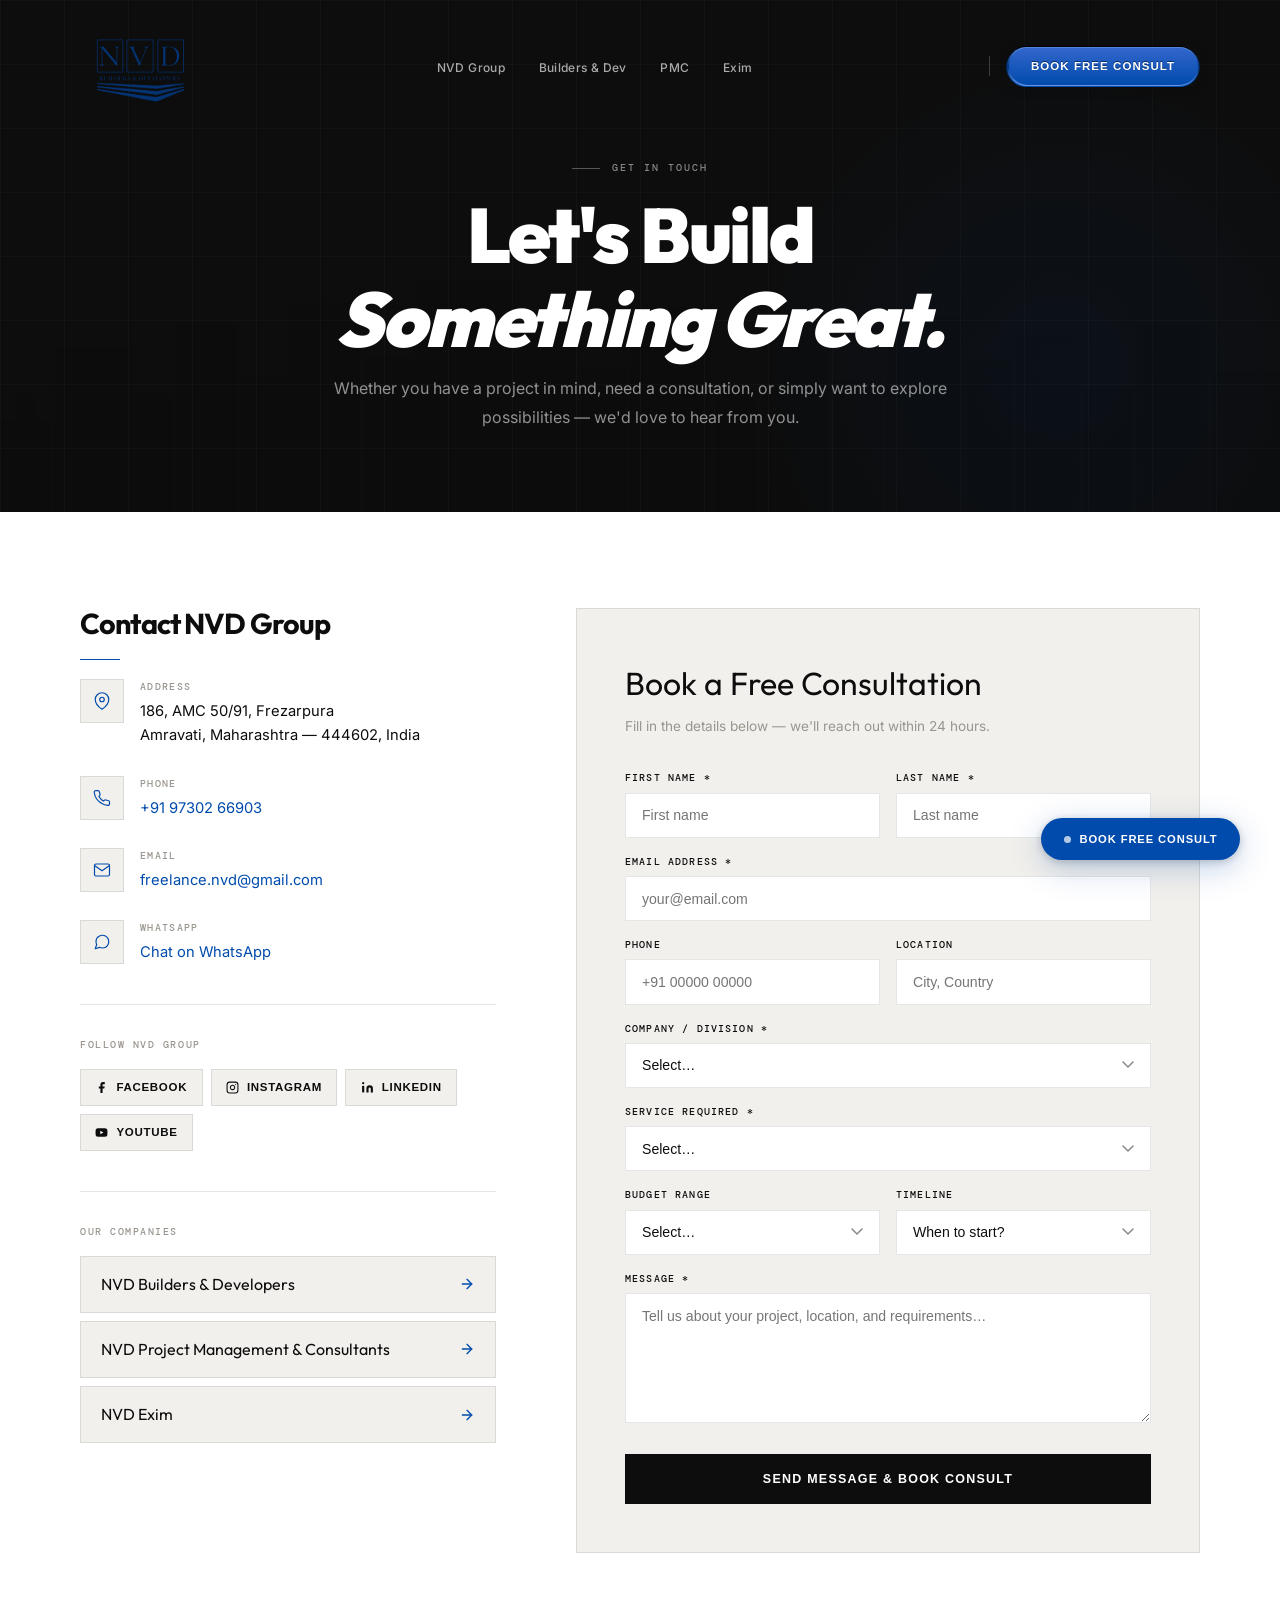
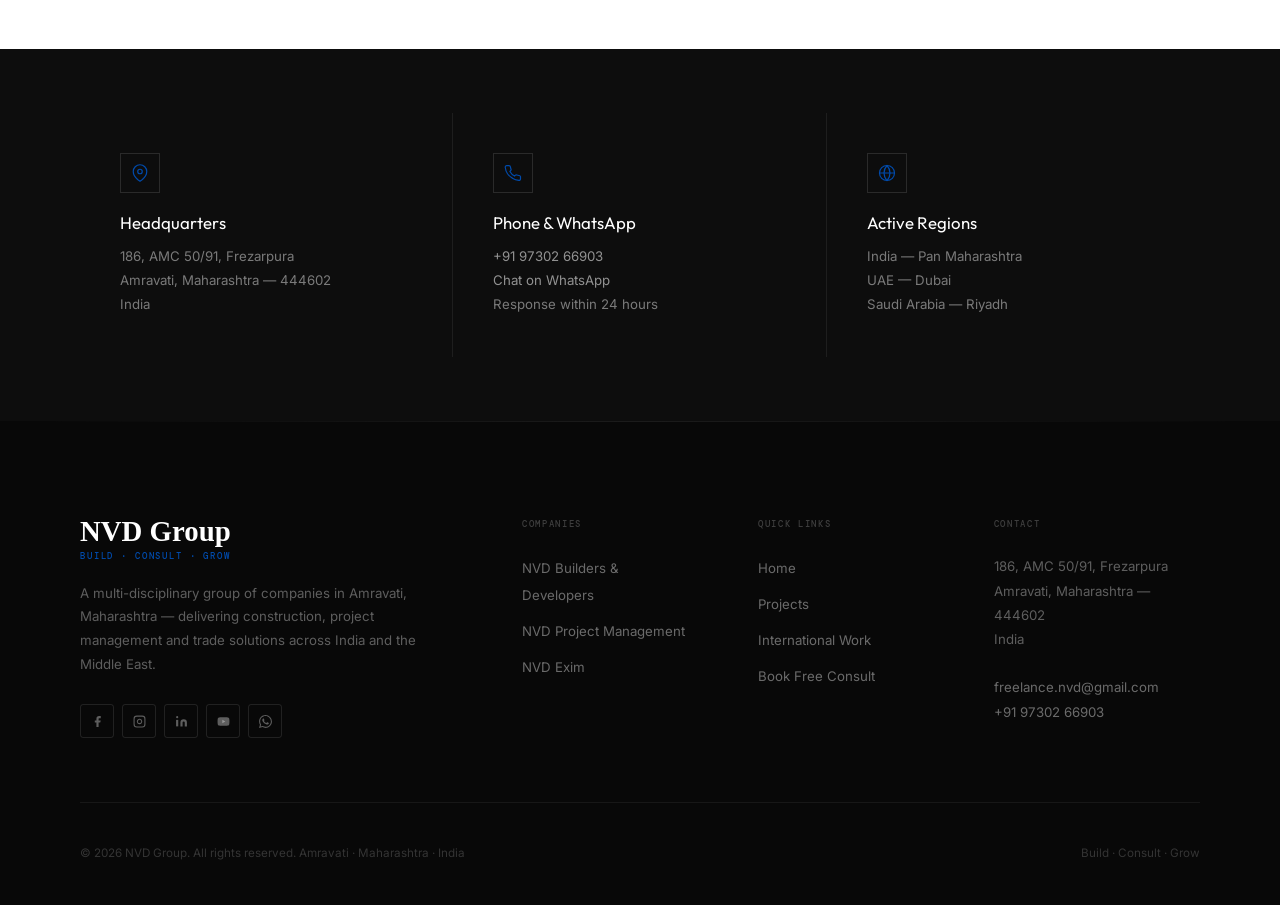
<file: contact.html>
<!DOCTYPE html>
<html lang="en">
<head>
<meta charset="UTF-8"/><meta name="viewport" content="width=device-width,initial-scale=1.0"/>
<title>Contact & Book Free Consult — NVD Group</title>
<link rel="preconnect" href="https://fonts.googleapis.com"/>
<link rel="preconnect" href="https://fonts.gstatic.com" crossorigin/>
<link href="https://fonts.googleapis.com/css2?family=Outfit:wght@300;400;500;600;700;800;900&family=Inter:wght@300;400;500;600;700&family=DM+Mono:wght@400;500&display=swap" rel="stylesheet"/>
<link rel="stylesheet" href="shared.css"/>
<style>
.ct-hero{background:var(--ink);padding:10rem 0 5rem;position:relative;overflow:hidden}
.ct-lines{position:absolute;inset:0;background-image:linear-gradient(rgba(255,255,255,.025) 1px,transparent 1px),linear-gradient(90deg,rgba(255,255,255,.025) 1px,transparent 1px);background-size:64px 64px;animation:gridDrift 30s linear infinite}
@keyframes gridDrift{to{background-position:64px 64px}}
.ct-glow{position:absolute;bottom:-40%;right:-10%;width:700px;height:700px;border-radius:50%;background:radial-gradient(circle,rgba(0,75,172,.08) 0%,transparent 65%)}
.ct-hero-inner{position:relative;z-index:2;text-align:center;max-width:640px;margin:0 auto}
.ct-hero h1{color:var(--white)}
.ct-hero p{color:rgba(255,255,255,.55);font-size:1rem;margin-top:.75rem}

/* MAIN LAYOUT */
.ct-main{background:var(--white);padding:6rem 0}
.ct-grid{display:grid;grid-template-columns:1fr 1.5fr;gap:5rem;align-items:start}

/* INFO SIDE */
.ct-info h3{font-family:var(--font-heading);font-size:1.8rem;color:var(--ink);margin-bottom:1rem}
.ct-det{display:flex;align-items:flex-start;gap:1rem;margin-bottom:1.75rem}
.ct-det-ico{width:44px;height:44px;background:var(--cream);border:1px solid var(--rule);display:flex;align-items:center;justify-content:center;flex-shrink:0}
.ct-det-ico svg{stroke:var(--copper);fill:none;stroke-width:1.6;stroke-linecap:round;stroke-linejoin:round}
.ct-det-label{font-family:'DM Mono',monospace;font-size:.6rem;font-weight:500;letter-spacing:.14em;text-transform:uppercase;color:var(--soft);margin-bottom:.25rem}
.ct-det-val{font-size:.92rem;color:var(--ink);line-height:1.65}
.ct-det-val a{color:var(--copper);transition:color var(--t)}
.ct-det-val a:hover{color:var(--ink)}

/* Socials */
.ct-soc-title{font-family:'DM Mono',monospace;font-size:.6rem;font-weight:500;letter-spacing:.16em;text-transform:uppercase;color:var(--soft);margin:2.5rem 0 1rem;display:block;padding-top:2rem;border-top:1px solid var(--rule)}
.ct-soc-btns{display:flex;gap:.5rem;flex-wrap:wrap}
.ct-soc-btn{display:flex;align-items:center;gap:.5rem;padding:.5rem .9rem;font-family:'DM Sans',sans-serif;font-size:.72rem;font-weight:600;letter-spacing:.06em;text-transform:uppercase;color:var(--ink);border:1px solid var(--rule);background:var(--cream);transition:all var(--t)}
.ct-soc-btn:hover{background:var(--ink);color:var(--white);border-color:var(--ink)}

/* Company links */
.ct-co-title{font-family:'DM Mono',monospace;font-size:.6rem;font-weight:500;letter-spacing:.16em;text-transform:uppercase;color:var(--soft);margin:2.5rem 0 1rem;display:block;padding-top:2rem;border-top:1px solid var(--rule)}
.ct-co-links{display:flex;flex-direction:column;gap:.5rem}
.ct-co-link{display:flex;align-items:center;justify-content:space-between;padding:.9rem 1.25rem;background:var(--cream);border:1px solid var(--rule);font-family:var(--font-heading);font-size:1rem;color:var(--ink);transition:all var(--t)}
.ct-co-link:hover{background:var(--copper-lt);border-color:var(--copper)}
.ct-co-link svg{stroke:var(--copper);fill:none;stroke-width:2;stroke-linecap:round}

/* FORM */
.ct-form-wrap{background:var(--cream);padding:3rem;border:1px solid var(--rule);position:sticky;top:90px}
.ct-form-title{font-family:var(--font-heading);font-size:2rem;color:var(--ink);margin-bottom:.25rem}
.ct-form-sub{font-size:.85rem;color:var(--soft);margin-bottom:2rem}
.frow{display:grid;grid-template-columns:1fr 1fr;gap:1rem}
.fg{margin-bottom:1rem}
.fg label{display:block;font-family:'DM Mono',monospace;font-size:.6rem;font-weight:500;letter-spacing:.12em;text-transform:uppercase;color:var(--ink);margin-bottom:.4rem}
.fg input,.fg select,.fg textarea{width:100%;padding:.85rem 1rem;font-family:'DM Sans',sans-serif;font-size:.88rem;background:var(--white);border:1px solid var(--rule);color:var(--ink);outline:none;transition:border-color var(--t),box-shadow var(--t);appearance:none;border-radius:0}
.fg input:focus,.fg select:focus,.fg textarea:focus{border-color:var(--copper);box-shadow:0 0 0 3px rgba(0,75,172,.1)}
.fg input.err,.fg select.err,.fg textarea.err{border-color:#c0392b}
.fg textarea{height:130px;resize:vertical}
.fg select{background-image:url("data:image/svg+xml,%3Csvg xmlns='http://www.w3.org/2000/svg' width='12' height='8'%3E%3Cpath d='M1 1l5 5 5-5' stroke='%23888' stroke-width='1.5' fill='none' stroke-linecap='round'/%3E%3C/svg%3E");background-repeat:no-repeat;background-position:right 1rem center;padding-right:2.5rem;cursor:pointer}
.ferr{font-size:.72rem;color:#c0392b;margin-top:.25rem;display:none}
.ferr.show{display:block}
.fsub{width:100%;padding:1rem 2rem;background:var(--ink);color:var(--white);font-family:'DM Sans',sans-serif;font-size:.78rem;font-weight:600;letter-spacing:.1em;text-transform:uppercase;border:2px solid var(--ink);cursor:pointer;transition:all var(--t);margin-top:.5rem}
.fsub:hover:not(:disabled){background:var(--copper);border-color:var(--copper)}
.fsub:disabled{opacity:.6;cursor:not-allowed}
.form-ok{display:none;text-align:center;padding:3.5rem 2rem}
.form-ok.show{display:block}
.ok-check{width:68px;height:68px;border:1.5px solid var(--copper);border-radius:50%;display:flex;align-items:center;justify-content:center;margin:0 auto 1.5rem;animation:checkPop .5s cubic-bezier(.22,.68,0,1.2)}
@keyframes checkPop{from{transform:scale(.4);opacity:0}to{transform:scale(1);opacity:1}}
.ok-check svg{stroke:var(--copper);fill:none;stroke-width:2.5;stroke-linecap:round;stroke-linejoin:round}
.form-ok h3{font-family:var(--font-heading);color:var(--ink);font-size:1.8rem;margin-bottom:.75rem}
.form-ok p{font-size:.9rem;color:var(--mid)}
.form-reset{margin-top:2rem;background:transparent;color:var(--copper);border:1px solid var(--copper);padding:.65rem 1.5rem;font-family:'DM Sans',sans-serif;font-size:.75rem;font-weight:600;letter-spacing:.08em;text-transform:uppercase;cursor:pointer;transition:all var(--t)}
.form-reset:hover{background:var(--copper);color:var(--white)}

/* INFO STRIP */
.info-strip{background:var(--ink);padding:4rem 0}
.info-grid{display:grid;grid-template-columns:repeat(3,1fr)}
.info-item{padding:2.5rem;border-right:1px solid rgba(255,255,255,.07);transition:background var(--t)}
.info-item:last-child{border-right:none}
.info-item:hover{background:rgba(255,255,255,.03)}
.info-ico{width:40px;height:40px;border:1px solid rgba(255,255,255,.12);display:flex;align-items:center;justify-content:center;margin-bottom:1rem}
.info-ico svg{stroke:var(--copper);fill:none;stroke-width:1.6;stroke-linecap:round;stroke-linejoin:round}
.info-title{font-family:var(--font-heading);font-size:1.05rem;color:var(--white);margin-bottom:.5rem}
.info-val{font-size:.83rem;color:rgba(255,255,255,.45);line-height:1.8}
.info-val a{color:rgba(255,255,255,.55);transition:color var(--t)}
.info-val a:hover{color:var(--copper)}

@media(max-width:960px){
  .ct-grid{grid-template-columns:1fr;gap:3rem}
  .ct-form-wrap{position:static}
  .info-grid{grid-template-columns:1fr}
  .info-item{border-right:none;border-bottom:1px solid rgba(255,255,255,.07)}
}
@media(max-width:640px){.frow{grid-template-columns:1fr}.ct-form-wrap{padding:2rem 1.5rem}}
</style>
</head>
<body>
<section class="ct-hero">
  <div class="ct-lines"></div>
  <div class="ct-glow"></div>
  <div class="bldg-bg" style="position:absolute;bottom:0;left:0;right:0"></div>
  <div class="ct-hero-inner">
    <span class="eyebrow eyebrow-light reveal fb" style="justify-content:center">Get In Touch</span>
    <h1 class="reveal fb d1">Let's Build<br/><em>Something Great.</em></h1>
    <p class="reveal fb d2">Whether you have a project in mind, need a consultation, or simply want to explore possibilities — we'd love to hear from you.</p>
  </div>
</section>

<div class="ct-main">
  <div class="wrap">
    <div class="ct-grid">
      <!-- INFO -->
      <div>
        <h3 class="reveal fb">Contact NVD Group</h3>
        <div class="rule reveal fb"></div>
        <div class="ct-det reveal fb d1">
          <div class="ct-det-ico"><svg xmlns="http://www.w3.org/2000/svg" width="18" height="18" viewBox="0 0 24 24"><path d="M21 10c0 7-9 13-9 13s-9-6-9-13a9 9 0 0 1 18 0z"/><circle cx="12" cy="10" r="3"/></svg></div>
          <div><div class="ct-det-label">Address</div><div class="ct-det-val">186, AMC 50/91, Frezarpura<br/>Amravati, Maharashtra — 444602, India</div></div>
        </div>
        <div class="ct-det reveal fb d1">
          <div class="ct-det-ico"><svg xmlns="http://www.w3.org/2000/svg" width="18" height="18" viewBox="0 0 24 24"><path d="M22 16.92v3a2 2 0 0 1-2.18 2 19.79 19.79 0 0 1-8.63-3.07A19.5 19.5 0 0 1 4.69 13a19.79 19.79 0 0 1-3.07-8.67A2 2 0 0 1 3.6 2.23h3a2 2 0 0 1 2 1.72 12.84 12.84 0 0 0 .7 2.81 2 2 0 0 1-.45 2.11L7.91 9.91a16 16 0 0 0 6.12 6.12l.91-.91a2 2 0 0 1 2.11-.45 12.84 12.84 0 0 0 2.81.7A2 2 0 0 1 22 16.92z"/></svg></div>
          <div><div class="ct-det-label">Phone</div><div class="ct-det-val"><a href="tel:+919730266903">+91 97302 66903</a></div></div>
        </div>
        <div class="ct-det reveal fb d2">
          <div class="ct-det-ico"><svg xmlns="http://www.w3.org/2000/svg" width="18" height="18" viewBox="0 0 24 24"><path d="M4 4h16c1.1 0 2 .9 2 2v12c0 1.1-.9 2-2 2H4c-1.1 0-2-.9-2-2V6c0-1.1.9-2 2-2z"/><polyline points="22,6 12,13 2,6"/></svg></div>
          <div><div class="ct-det-label">Email</div><div class="ct-det-val"><a href="mailto:freelance.nvd@gmail.com">freelance.nvd@gmail.com</a></div></div>
        </div>
        <div class="ct-det reveal fb d2">
          <div class="ct-det-ico"><svg xmlns="http://www.w3.org/2000/svg" width="18" height="18" viewBox="0 0 24 24"><path d="M21 11.5a8.38 8.38 0 0 1-.9 3.8 8.5 8.5 0 0 1-7.6 4.7 8.38 8.38 0 0 1-3.8-.9L3 21l1.9-5.7a8.38 8.38 0 0 1-.9-3.8 8.5 8.5 0 0 1 4.7-7.6 8.38 8.38 0 0 1 3.8-.9h.5a8.48 8.48 0 0 1 8 8v.5z"/></svg></div>
          <div><div class="ct-det-label">WhatsApp</div><div class="ct-det-val"><a href="https://wa.me/919730266903" target="_blank" rel="noopener">Chat on WhatsApp</a></div></div>
        </div>

        <span class="ct-soc-title reveal fb">Follow NVD Group</span>
        <div class="ct-soc-btns reveal fb d1">
          <a href="https://www.facebook.com/NavedAkramNVD" target="_blank" rel="noopener" class="ct-soc-btn"><svg width="13" height="13" viewBox="0 0 24 24" fill="currentColor"><path d="M18 2h-3a5 5 0 0 0-5 5v3H7v4h3v8h4v-8h3l1-4h-4V7a1 1 0 0 1 1-1h3z"/></svg>Facebook</a>
          <a href="https://www.instagram.com/navedakramnvd" target="_blank" rel="noopener" class="ct-soc-btn"><svg width="13" height="13" viewBox="0 0 24 24" fill="none" stroke="currentColor" stroke-width="2" stroke-linecap="round" stroke-linejoin="round"><rect x="2" y="2" width="20" height="20" rx="5"/><path d="M16 11.37A4 4 0 1 1 12.63 8 4 4 0 0 1 16 11.37z"/><line x1="17.5" y1="6.5" x2="17.51" y2="6.5"/></svg>Instagram</a>
          <a href="https://www.linkedin.com/in/navedakram/" target="_blank" rel="noopener" class="ct-soc-btn"><svg width="13" height="13" viewBox="0 0 24 24" fill="currentColor"><path d="M16 8a6 6 0 0 1 6 6v7h-4v-7a2 2 0 0 0-4 0v7h-4v-7a6 6 0 0 1 6-6z"/><rect x="2" y="9" width="4" height="12"/><circle cx="4" cy="4" r="2"/></svg>LinkedIn</a>
          <a href="https://www.youtube.com/@NVDGROUP" target="_blank" rel="noopener" class="ct-soc-btn"><svg width="13" height="13" viewBox="0 0 24 24" fill="currentColor"><path d="M22.54 6.42a2.78 2.78 0 0 0-1.95-1.96C18.88 4 12 4 12 4s-6.88 0-8.59.46a2.78 2.78 0 0 0-1.95 1.96A29 29 0 0 0 1 12a29 29 0 0 0 .46 5.58A2.78 2.78 0 0 0 3.41 19.6C5.12 20 12 20 12 20s6.88 0 8.59-.46a2.78 2.78 0 0 0 1.95-1.95A29 29 0 0 0 23 12a29 29 0 0 0-.46-5.58z"/><polygon fill="white" points="9.75 15.02 15.5 12 9.75 8.98 9.75 15.02"/></svg>YouTube</a>
        </div>

        <span class="ct-co-title reveal fb">Our Companies</span>
        <div class="ct-co-links reveal fb d1">
          <a href="builders.html" class="ct-co-link"><span>NVD Builders &amp; Developers</span><svg width="16" height="16" viewBox="0 0 24 24"><line x1="5" y1="12" x2="19" y2="12"/><polyline points="12 5 19 12 12 19"/></svg></a>
          <a href="pmc.html" class="ct-co-link"><span>NVD Project Management &amp; Consultants</span><svg width="16" height="16" viewBox="0 0 24 24"><line x1="5" y1="12" x2="19" y2="12"/><polyline points="12 5 19 12 12 19"/></svg></a>
          <a href="exim.html" class="ct-co-link"><span>NVD Exim</span><svg width="16" height="16" viewBox="0 0 24 24"><line x1="5" y1="12" x2="19" y2="12"/><polyline points="12 5 19 12 12 19"/></svg></a>
        </div>
      </div>

      <!-- FORM -->
      <div class="ct-form-wrap reveal fr d1">
        <div id="formBody">
          <div class="ct-form-title">Book a Free Consultation</div>
          <p class="ct-form-sub">Fill in the details below — we'll reach out within 24 hours.</p>
          <div class="frow">
            <div class="fg"><label>First Name *</label><input type="text" id="f1" placeholder="First name"/><div class="ferr" id="e1">Required.</div></div>
            <div class="fg"><label>Last Name *</label><input type="text" id="f2" placeholder="Last name"/><div class="ferr" id="e2">Required.</div></div>
          </div>
          <div class="fg"><label>Email Address *</label><input type="email" id="f3" placeholder="your@email.com"/><div class="ferr" id="e3">Enter a valid email.</div></div>
          <div class="frow">
            <div class="fg"><label>Phone</label><input type="tel" id="f4" placeholder="+91 00000 00000"/></div>
            <div class="fg"><label>Location</label><input type="text" id="f8" placeholder="City, Country"/></div>
          </div>
          <div class="fg"><label>Company / Division *</label>
            <select id="f5"><option value="">Select…</option><option>NVD Builders & Developers</option><option>NVD Project Management & Consultants</option><option>NVD Exim</option><option>General Enquiry</option></select>
            <div class="ferr" id="e5">Please select.</div>
          </div>
          <div class="fg"><label>Service Required *</label>
            <select id="f6"><option value="">Select…</option>
              <optgroup label="NVD Builders & Developers">
                <option>Residential Construction</option><option>Duplex or Row House</option>
                <option>High Rise / Apartment Building</option><option>Industrial / Factory / Shed</option>
                <option>NRI Turnkey Solution</option><option>3D / AR / VR Visualisation</option>
              </optgroup>
              <optgroup label="NVD PMC">
                <option>Full Project Management</option><option>Planning & Scheduling</option>
                <option>Cost Analysis & Control</option><option>Feasibility Study</option><option>Value Engineering</option>
              </optgroup>
              <optgroup label="NVD Exim">
                <option>Import / Export</option><option>Business Matchmaking</option>
                <option>Trade Consulting</option><option>Early Partner Registration</option>
              </optgroup>
              <option>Other / Multiple Services</option>
            </select>
            <div class="ferr" id="e6">Please select.</div>
          </div>
          <div class="frow">
            <div class="fg"><label>Budget Range</label>
              <select id="f7"><option value="">Select…</option><option>Under ₹10 Lakhs</option><option>₹10–25 Lakhs</option><option>₹25–50 Lakhs</option><option>₹50L–1 Crore</option><option>Above ₹1 Crore</option><option>International (SAR/AED)</option></select>
            </div>
            <div class="fg"><label>Timeline</label>
              <select><option value="">When to start?</option><option>Immediately</option><option>1–3 months</option><option>3–6 months</option><option>6+ months</option><option>Still planning</option></select>
            </div>
          </div>
          <div class="fg"><label>Message *</label><textarea id="f9" placeholder="Tell us about your project, location, and requirements…"></textarea><div class="ferr" id="e9">Minimum 10 characters.</div></div>
          <button class="fsub" id="fBtn" onclick="submitForm()">Send Message &amp; Book Consult</button>
        </div>
        <div class="form-ok" id="formOk">
          <div class="ok-check"><svg xmlns="http://www.w3.org/2000/svg" width="28" height="28" viewBox="0 0 24 24"><polyline points="20 6 9 17 4 12"/></svg></div>
          <h3>Message Received!</h3>
          <p>The NVD Group team will review your enquiry and reach out within 24 hours.</p>
          <p style="margin-top:1rem;font-size:.82rem;color:var(--soft)">Urgent? Call <a href="tel:+919730266903" style="color:var(--copper)">+91 97302 66903</a></p>
          <button class="form-reset" onclick="resetForm()">Send Another Message</button>
        </div>
      </div>
    </div>
  </div>
</div>

<!-- INFO STRIP -->
<div class="info-strip">
  <div class="wrap">
    <div class="info-grid">
      <div class="info-item reveal fb">
        <div class="info-ico"><svg xmlns="http://www.w3.org/2000/svg" width="18" height="18" viewBox="0 0 24 24"><path d="M21 10c0 7-9 13-9 13s-9-6-9-13a9 9 0 0 1 18 0z"/><circle cx="12" cy="10" r="3"/></svg></div>
        <div class="info-title">Headquarters</div>
        <p class="info-val">186, AMC 50/91, Frezarpura<br/>Amravati, Maharashtra — 444602<br/>India</p>
      </div>
      <div class="info-item reveal fb d1">
        <div class="info-ico"><svg xmlns="http://www.w3.org/2000/svg" width="18" height="18" viewBox="0 0 24 24"><path d="M22 16.92v3a2 2 0 0 1-2.18 2 19.79 19.79 0 0 1-8.63-3.07A19.5 19.5 0 0 1 4.69 13a19.79 19.79 0 0 1-3.07-8.67A2 2 0 0 1 3.6 2.23h3a2 2 0 0 1 2 1.72 12.84 12.84 0 0 0 .7 2.81 2 2 0 0 1-.45 2.11L7.91 9.91a16 16 0 0 0 6.12 6.12l.91-.91a2 2 0 0 1 2.11-.45 12.84 12.84 0 0 0 2.81.7A2 2 0 0 1 22 16.92z"/></svg></div>
        <div class="info-title">Phone & WhatsApp</div>
        <p class="info-val"><a href="tel:+919730266903">+91 97302 66903</a><br/><a href="https://wa.me/919730266903" target="_blank" rel="noopener">Chat on WhatsApp</a><br/>Response within 24 hours</p>
      </div>
      <div class="info-item reveal fb d2">
        <div class="info-ico"><svg xmlns="http://www.w3.org/2000/svg" width="18" height="18" viewBox="0 0 24 24"><circle cx="12" cy="12" r="10"/><line x1="2" y1="12" x2="22" y2="12"/><path d="M12 2a15.3 15.3 0 0 1 4 10 15.3 15.3 0 0 1-4 10 15.3 15.3 0 0 1-4-10 15.3 15.3 0 0 1 4-10z"/></svg></div>
        <div class="info-title">Active Regions</div>
        <p class="info-val">India — Pan Maharashtra<br/>UAE — Dubai<br/>Saudi Arabia — Riyadh</p>
      </div>
    </div>
  </div>
</div>

<script src="shared.js"></script>
<script>
initPage('contact');
function vf(id,eid,fn){const el=document.getElementById(id);const ok=fn(el?el.value:'');if(el)el.classList.toggle('err',!ok);const e=document.getElementById(eid);if(e)e.classList.toggle('show',!ok);return ok}
function submitForm(){
  const ok=[
    vf('f1','e1',v=>v.trim().length>0),vf('f2','e2',v=>v.trim().length>0),
    vf('f3','e3',v=>/^[^\s@]+@[^\s@]+\.[^\s@]+$/.test(v)),
    vf('f5','e5',v=>v!=''),vf('f6','e6',v=>v!=''),
    vf('f9','e9',v=>v.trim().length>10),
  ];
  if(ok.some(x=>!x))return;
  const btn=document.getElementById('fBtn');btn.disabled=true;btn.textContent='Sending…';
  setTimeout(()=>{document.getElementById('formBody').style.display='none';document.getElementById('formOk').classList.add('show')},900);
}
function resetForm(){
  document.getElementById('formBody').style.display='block';
  document.getElementById('formOk').classList.remove('show');
  const btn=document.getElementById('fBtn');btn.disabled=false;btn.textContent='Send Message & Book Consult';
  ['f1','f2','f3','f4','f5','f6','f7','f8','f9'].forEach(id=>{const e=document.getElementById(id);if(e)e.value=''});
}
['f1','f2','f3','f5','f6','f9'].forEach(id=>{const el=document.getElementById(id);if(el)el.addEventListener('input',()=>el.classList.remove('err'))});
</script>
</body></html>
</file>
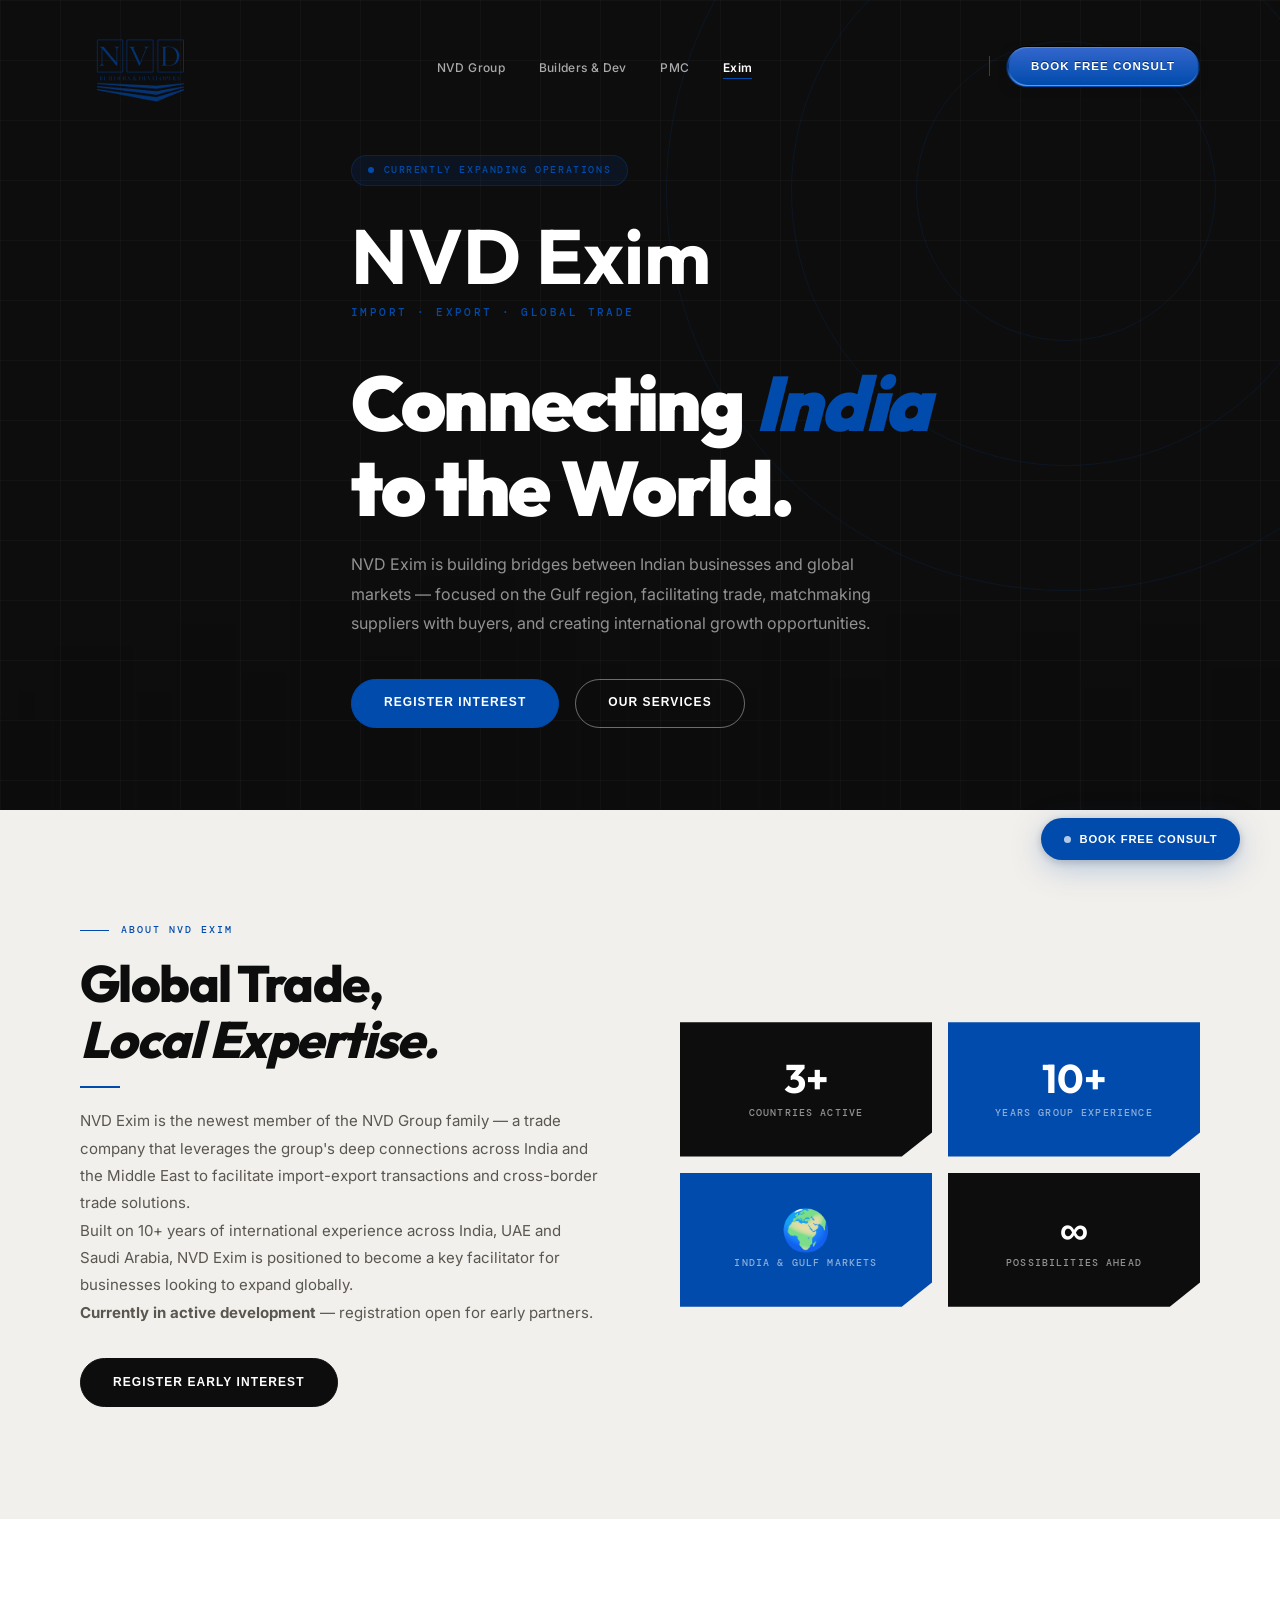
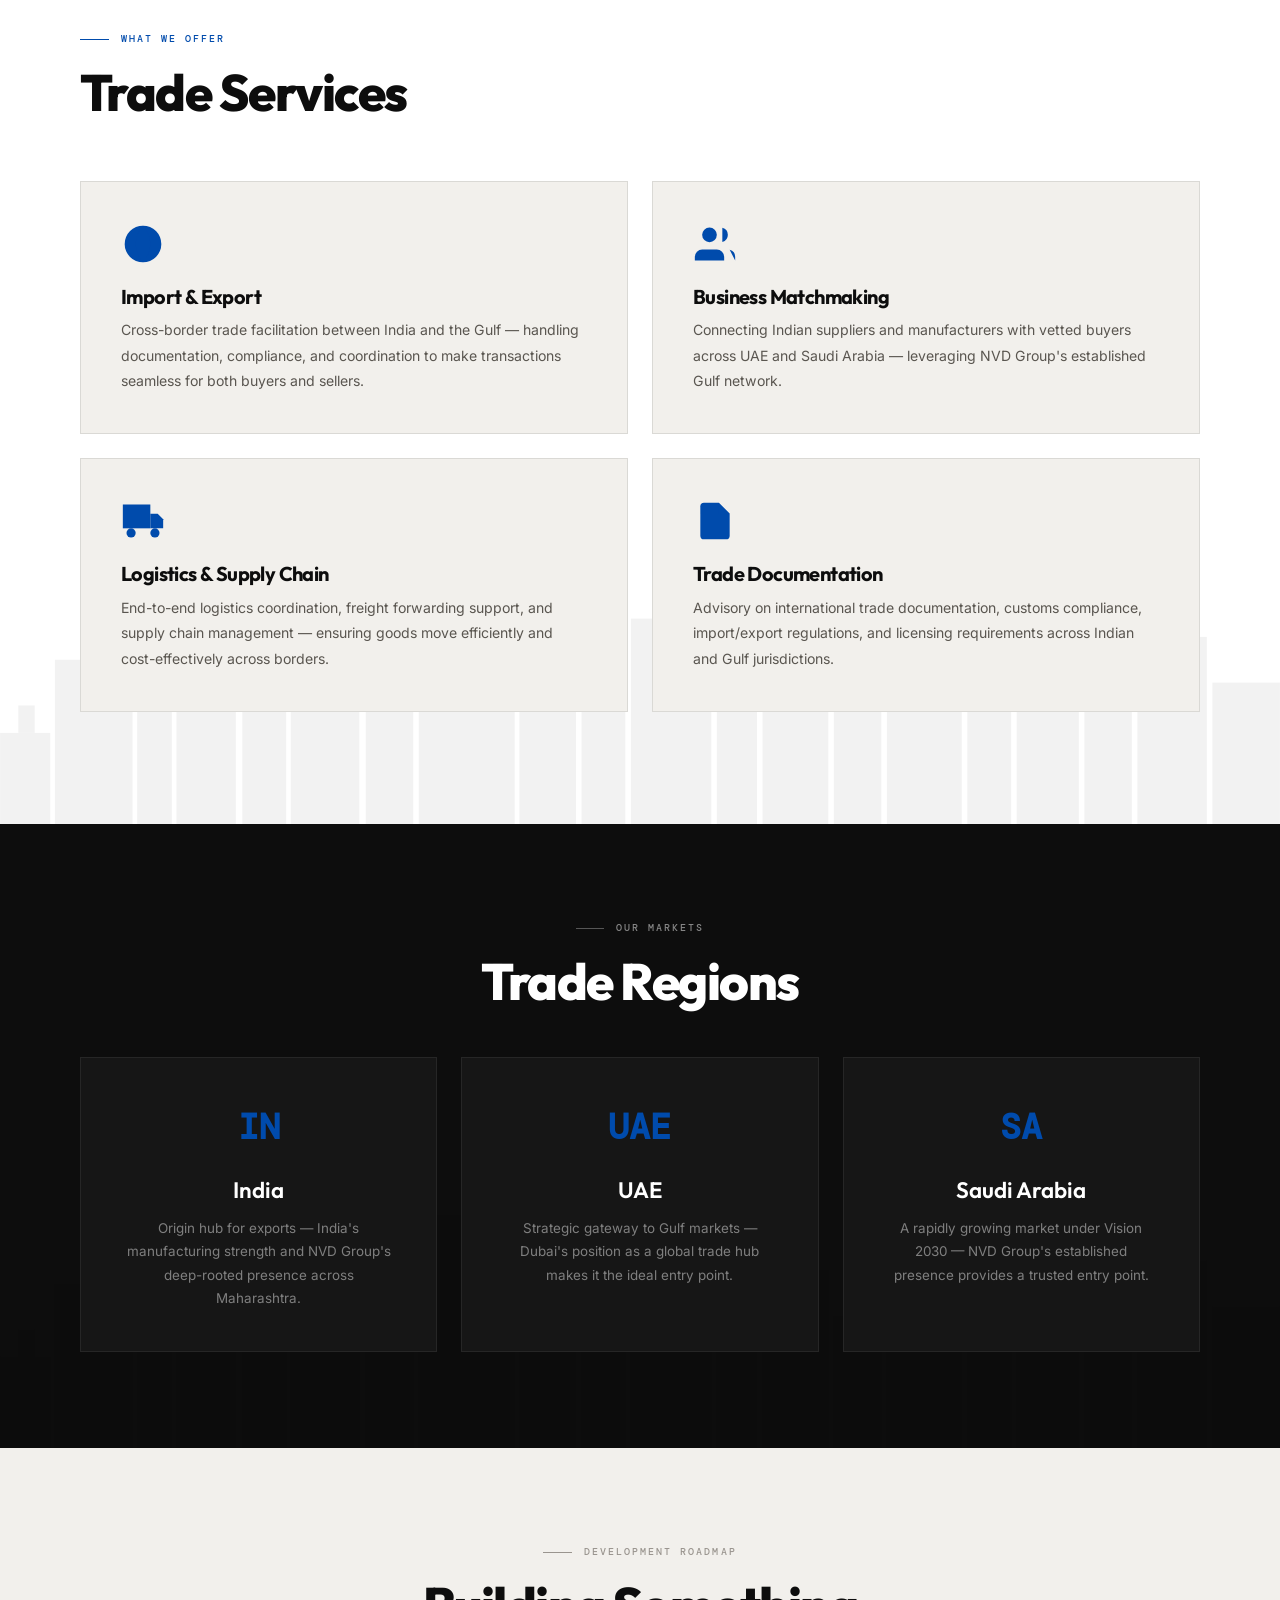
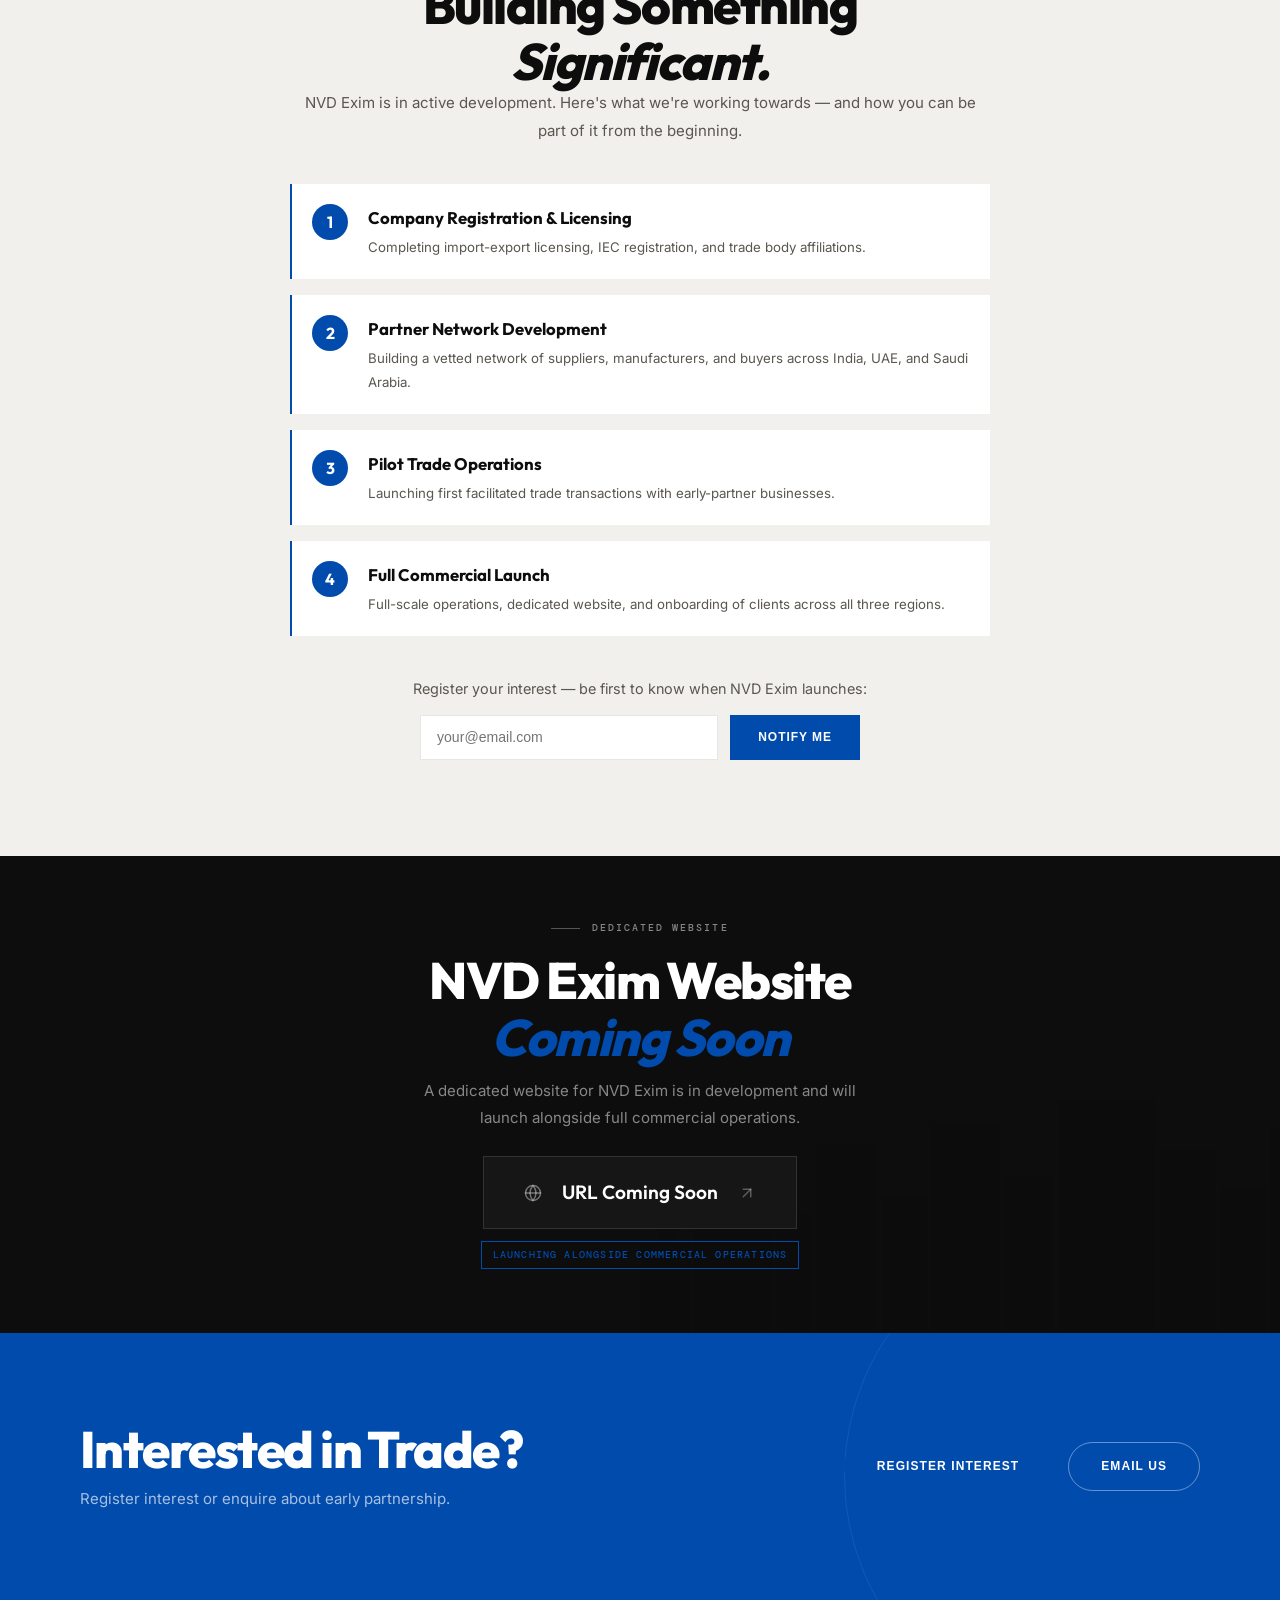
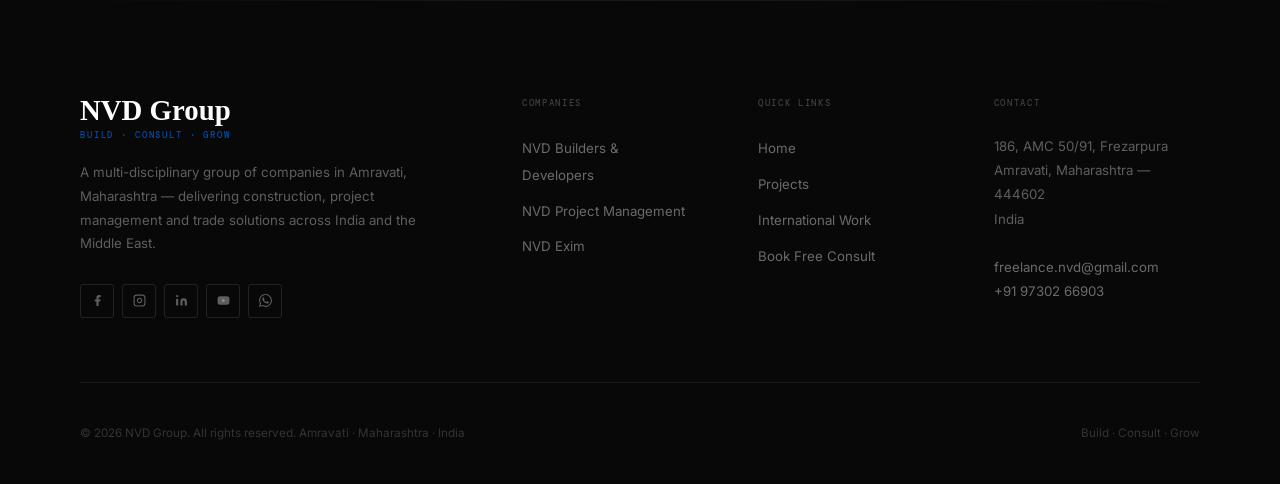
<file: exim.html>
<!DOCTYPE html>
<html lang="en">
<head>
<meta charset="UTF-8"/><meta name="viewport" content="width=device-width,initial-scale=1.0"/>
<title>NVD Exim — Global Trade Solutions</title>
<link rel="preconnect" href="https://fonts.googleapis.com"/>
<link rel="preconnect" href="https://fonts.gstatic.com" crossorigin/>
<link href="https://fonts.googleapis.com/css2?family=Outfit:wght@300;400;500;600;700;800;900&family=Inter:wght@300;400;500;600;700&family=DM+Mono:wght@400;500&display=swap" rel="stylesheet"/>
<link rel="stylesheet" href="shared.css"/>
<style>
.exim-hero{min-height:90vh;background:var(--ink);display:flex;align-items:center;position:relative;overflow:hidden;padding-top:72px}
.exim-lines{position:absolute;inset:0;background-image:linear-gradient(rgba(255,255,255,.025) 1px,transparent 1px),linear-gradient(90deg,rgba(255,255,255,.025) 1px,transparent 1px);background-size:60px 60px;animation:gridDrift 28s linear infinite}
@keyframes gridDrift{to{background-position:60px 60px}}
.exim-ring{position:absolute;border-radius:50%;border:1px solid rgba(0,75,172,.15);animation:ringPulse 5s ease-in-out infinite}
.er1{width:300px;height:300px;top:5%;right:5%;animation-delay:0s}
.er2{width:550px;height:550px;top:calc(5% - 125px);right:calc(5% - 125px);animation-delay:.6s}
.er3{width:800px;height:800px;top:calc(5% - 250px);right:calc(5% - 250px);animation-delay:1.2s}
@keyframes ringPulse{0%,100%{opacity:.35}50%{opacity:.7}}
.exim-hero-inner{position:relative;z-index:2;max-width:800px;padding:4rem 0}
.exim-status{display:inline-flex;align-items:center;gap:.6rem;background:rgba(0,75,172,.12);border:1px solid rgba(0,75,172,.3);padding:.4rem 1rem;border-radius:100px;margin-bottom:2rem}
.exim-dot{width:6px;height:6px;background:var(--copper);border-radius:50%;animation:pulse 2s ease-in-out infinite}
@keyframes pulse{0%,100%{opacity:1}50%{opacity:.3}}
.exim-status span{font-family:'DM Mono',monospace;font-size:.62rem;font-weight:500;letter-spacing:.16em;text-transform:uppercase;color:var(--copper)}
.exim-name{font-family:var(--font-heading);font-size:clamp(2.5rem,6vw,5rem);font-weight:700;color:var(--white);line-height:1;margin-bottom:.5rem}
.exim-sub{font-family:'DM Mono',monospace;font-size:.7rem;font-weight:500;letter-spacing:.22em;text-transform:uppercase;color:var(--copper);display:block;margin-bottom:2.5rem}
.exim-hero h1{color:var(--white);margin-bottom:1.25rem}
.exim-hero h1 em{font-style:italic;color:var(--copper)}
.exim-desc{font-size:1rem;color:rgba(255,255,255,.55);max-width:560px;line-height:1.85;margin-bottom:2.5rem}
.exim-btns{display:flex;gap:1rem;flex-wrap:wrap}

/* ABOUT */
.exim-about{background:var(--cream)}
.ea-grid{display:grid;grid-template-columns:1fr 1fr;gap:5rem;align-items:center}
.ea-tiles{display:grid;grid-template-columns:1fr 1fr;gap:1rem}
.ea-tile{padding:2.25rem 1.75rem;text-align:center;clip-path:polygon(0 0,100% 0,100% 82%,88% 100%,0 100%);transition:transform var(--t)}
.ea-tile:hover{transform:translateY(-4px)}
.ea-tile.dark{background:var(--ink);color:var(--white)}
.ea-tile.copper{background:var(--copper);color:var(--white)}
.ea-n{font-family:var(--font-heading);font-size:2.5rem;font-weight:700;line-height:1;color:inherit}
.ea-l{font-family:'DM Mono',monospace;font-size:.6rem;font-weight:500;letter-spacing:.12em;text-transform:uppercase;opacity:.55;margin-top:.4rem}

/* SERVICES */
.exim-svc{background:var(--white);position:relative;overflow:hidden}
.esvc-grid{display:grid;grid-template-columns:1fr 1fr;gap:1.5rem;margin-top:2.5rem}
.esc{background:var(--cream);padding:2.5rem;border:1px solid var(--rule);position:relative;overflow:hidden;transition:all var(--t)}
.esc::before{content:'';position:absolute;top:0;left:0;right:0;height:2px;background:var(--copper);transform:scaleX(0);transform-origin:left;transition:transform .45s cubic-bezier(.22,.68,0,1.2)}
.esc:hover{transform:translateY(-4px);box-shadow:var(--sh-md);background:var(--white)}
.esc:hover::before{transform:scaleX(1)}
.esc-ico{width:44px;height:44px;margin-bottom:1.25rem}
.esc-ico svg{fill:var(--copper)}
.esc h4{font-family:var(--font-heading);color:var(--ink);font-size:1.25rem;margin-bottom:.6rem}
.esc p{font-size:.88rem;line-height:1.8}

/* REGIONS */
.regions{background:var(--ink);padding:6rem 0;position:relative;overflow:hidden}
.regions .bldg-bg{bottom:0;left:0;right:0}
.reg-grid{display:grid;grid-template-columns:repeat(3,1fr);gap:1.5rem;position:relative;z-index:2;margin-top:3rem}
.rc{background:rgba(255,255,255,.04);border:1px solid rgba(255,255,255,.07);padding:2.5rem;text-align:center;transition:all var(--t)}
.rc:hover{background:rgba(0,75,172,.1);border-color:rgba(0,75,172,.25);transform:translateY(-4px)}
.rc-flag{font-family:'DM Mono',monospace;font-size:2.2rem;font-weight:700;color:var(--blue);margin-bottom:1rem;display:block}
.rc-name{font-family:var(--font-heading);font-size:1.4rem;font-weight:600;color:var(--white);margin-bottom:.5rem}
.rc-desc{font-size:.84rem;color:rgba(255,255,255,.45);line-height:1.75}

/* ROADMAP */
.roadmap{background:var(--cream);padding:6rem 0}
.rm-inner{max-width:700px;margin:0 auto;text-align:center}
.rm-steps{display:flex;flex-direction:column;gap:1rem;text-align:left;margin:2.5rem 0}
.rm-step{display:flex;align-items:flex-start;gap:1.25rem;padding:1.25rem;background:var(--white);border-left:2px solid var(--copper)}
.rm-n{flex-shrink:0;width:36px;height:36px;background:var(--copper);color:var(--white);display:flex;align-items:center;justify-content:center;font-family:var(--font-heading);font-size:1rem;font-weight:700;border-radius:50%}
.rm-step h5{font-family:var(--font-heading);color:var(--ink);font-size:1.05rem;margin-bottom:.2rem}
.rm-step p{font-size:.83rem;margin:0}
.notify-wrap{margin-top:2rem}
.notify-form{display:flex;gap:.75rem;max-width:440px;margin:.75rem auto 0;flex-wrap:wrap;justify-content:center}
.ni{flex:1;min-width:200px;padding:.85rem 1rem;font-family:'DM Sans',sans-serif;font-size:.88rem;border:1px solid var(--rule);background:var(--white);color:var(--ink);outline:none;transition:border-color var(--t)}
.ni:focus{border-color:var(--copper)}
.ni.err{border-color:#c0392b}
.nb{background:var(--copper);color:var(--white);padding:.85rem 1.75rem;font-family:'DM Sans',sans-serif;font-size:.75rem;font-weight:600;letter-spacing:.08em;text-transform:uppercase;border:none;cursor:pointer;transition:background var(--t);white-space:nowrap}
.nb:hover{background:#a96b2a}
.n-ok{display:none;font-family:'DM Sans',sans-serif;font-size:.85rem;color:var(--copper);font-weight:600;margin-top:.75rem}
.n-ok.show{display:block}

/* EXT */
.ext-sec{background:var(--ink);padding:4rem 0;text-align:center;position:relative;overflow:hidden}
.ext-box{display:inline-flex;align-items:center;gap:1.25rem;background:rgba(255,255,255,.04);border:1px solid rgba(255,255,255,.12);padding:1.25rem 2.5rem;margin-top:1.5rem;transition:all var(--t)}
.ext-box:hover{background:rgba(0,75,172,.1);border-color:var(--copper)}
.ext-url{font-family:var(--font-heading);font-size:1.2rem;font-weight:600;color:var(--white)}
.ext-coming{font-family:'DM Mono',monospace;font-size:.62rem;font-weight:500;letter-spacing:.12em;text-transform:uppercase;color:var(--copper);border:1px solid var(--copper);padding:.28rem .65rem;display:inline-block;margin-top:.75rem}

@media(max-width:960px){.ea-grid{grid-template-columns:1fr;gap:3rem}.esvc-grid{grid-template-columns:1fr}.reg-grid{grid-template-columns:1fr}}
@media(max-width:640px){.ea-tiles{grid-template-columns:1fr}}
</style>
</head>
<body>
<section class="exim-hero">
  <div class="exim-lines"></div>
  <div class="er1 exim-ring"></div><div class="er2 exim-ring"></div><div class="er3 exim-ring"></div>
  <div class="bldg-bg" style="position:absolute;bottom:0;left:0;right:0"></div>
  <div class="wrap">
    <div class="exim-hero-inner">
      <div class="exim-status reveal fb"><div class="exim-dot"></div><span>Currently Expanding Operations</span></div>
      <div class="exim-name reveal fb d1">NVD Exim</div>
      <span class="exim-sub reveal fb d1">Import · Export · Global Trade</span>
      <h1 class="reveal fb d2">Connecting <em>India</em><br/>to the World.</h1>
      <p class="exim-desc reveal fb d3">NVD Exim is building bridges between Indian businesses and global markets — focused on the Gulf region, facilitating trade, matchmaking suppliers with buyers, and creating international growth opportunities.</p>
      <div class="exim-btns reveal fb d4">
        <a href="contact.html" class="btn btn-blue btn-pill">Register Interest</a>
        <a href="#services" class="btn btn-ghost-white btn-pill">Our Services</a>
      </div>
    </div>
  </div>
</section>

<section class="exim-about section">
  <div class="wrap">
    <div class="ea-grid">
      <div>
        <span class="eyebrow reveal fb">About NVD Exim</span>
        <h2 class="reveal fb d1">Global Trade,<br/><em>Local Expertise.</em></h2>
        <div class="rule reveal fb d1"></div>
        <p class="reveal fb d2">NVD Exim is the newest member of the NVD Group family — a trade company that leverages the group's deep connections across India and the Middle East to facilitate import-export transactions and cross-border trade solutions.</p>
        <p class="reveal fb d2">Built on 10+ years of international experience across India, UAE and Saudi Arabia, NVD Exim is positioned to become a key facilitator for businesses looking to expand globally.</p>
        <p class="reveal fb d3"><strong>Currently in active development</strong> — registration open for early partners.</p>
        <div style="margin-top:2rem" class="reveal fb d3"><a href="contact.html" class="btn btn-dark btn-pill">Register Early Interest</a></div>
      </div>
      <div class="ea-tiles reveal fr d2">
        <div class="ea-tile dark"><div class="ea-n">3+</div><div class="ea-l">Countries Active</div></div>
        <div class="ea-tile copper"><div class="ea-n">10+</div><div class="ea-l">Years Group Experience</div></div>
        <div class="ea-tile copper"><div class="ea-n">🌍</div><div class="ea-l">India & Gulf Markets</div></div>
        <div class="ea-tile dark"><div class="ea-n">∞</div><div class="ea-l">Possibilities Ahead</div></div>
      </div>
    </div>
  </div>
</section>

<section class="exim-svc section" id="services">
  <div class="bldg-bg"></div>
  <div class="wrap" style="position:relative;z-index:1">
    <span class="eyebrow reveal fb">What We Offer</span>
    <h2 class="reveal fb d1">Trade Services</h2>
    <div class="rule reveal fb d1"></div>
    <div class="esvc-grid">
      <div class="esc reveal fs"><div class="esc-ico"><svg xmlns="http://www.w3.org/2000/svg" width="44" height="44" viewBox="0 0 24 24"><circle cx="12" cy="12" r="10"/><line x1="2" y1="12" x2="22" y2="12"/><path d="M12 2a15.3 15.3 0 0 1 4 10 15.3 15.3 0 0 1-4 10 15.3 15.3 0 0 1-4-10 15.3 15.3 0 0 1 4-10z"/></svg></div><h4>Import & Export</h4><p>Cross-border trade facilitation between India and the Gulf — handling documentation, compliance, and coordination to make transactions seamless for both buyers and sellers.</p></div>
      <div class="esc reveal fs d1"><div class="esc-ico"><svg xmlns="http://www.w3.org/2000/svg" width="44" height="44" viewBox="0 0 24 24"><path d="M17 21v-2a4 4 0 0 0-4-4H5a4 4 0 0 0-4 4v2"/><circle cx="9" cy="7" r="4"/><path d="M23 21v-2a4 4 0 0 0-3-3.87M16 3.13a4 4 0 0 1 0 7.75"/></svg></div><h4>Business Matchmaking</h4><p>Connecting Indian suppliers and manufacturers with vetted buyers across UAE and Saudi Arabia — leveraging NVD Group's established Gulf network.</p></div>
      <div class="esc reveal fs d2"><div class="esc-ico"><svg xmlns="http://www.w3.org/2000/svg" width="44" height="44" viewBox="0 0 24 24"><rect x="1" y="3" width="15" height="13"/><polygon points="16 8 20 8 23 11 23 16 16 16 16 8"/><circle cx="5.5" cy="18.5" r="2.5"/><circle cx="18.5" cy="18.5" r="2.5"/></svg></div><h4>Logistics & Supply Chain</h4><p>End-to-end logistics coordination, freight forwarding support, and supply chain management — ensuring goods move efficiently and cost-effectively across borders.</p></div>
      <div class="esc reveal fs d3"><div class="esc-ico"><svg xmlns="http://www.w3.org/2000/svg" width="44" height="44" viewBox="0 0 24 24"><path d="M14 2H6a2 2 0 0 0-2 2v16a2 2 0 0 0 2 2h12a2 2 0 0 0 2-2V8z"/><polyline points="14 2 14 8 20 8"/><line x1="16" y1="13" x2="8" y2="13"/><line x1="16" y1="17" x2="8" y2="17"/></svg></div><h4>Trade Documentation</h4><p>Advisory on international trade documentation, customs compliance, import/export regulations, and licensing requirements across Indian and Gulf jurisdictions.</p></div>
    </div>
  </div>
</section>

<section class="regions">
  <div class="bldg-bg"></div>
  <div class="wrap">
    <span class="eyebrow eyebrow-light reveal fb" style="justify-content:center">Our Markets</span>
    <h2 class="reveal fb d1" style="color:var(--white);text-align:center">Trade Regions</h2>
    <div class="reg-grid">
      <div class="rc reveal fs"><div class="rc-flag">IN</div><div class="rc-name">India</div><p class="rc-desc">Origin hub for exports — India's manufacturing strength and NVD Group's deep-rooted presence across Maharashtra.</p></div>
      <div class="rc reveal fs d1"><div class="rc-flag">UAE</div><div class="rc-name">UAE</div><p class="rc-desc">Strategic gateway to Gulf markets — Dubai's position as a global trade hub makes it the ideal entry point.</p></div>
      <div class="rc reveal fs d2"><div class="rc-flag">SA</div><div class="rc-name">Saudi Arabia</div><p class="rc-desc">A rapidly growing market under Vision 2030 — NVD Group's established presence provides a trusted entry point.</p></div>
    </div>
  </div>
</section>

<section class="roadmap">
  <div class="wrap">
    <div class="rm-inner">
      <span class="eyebrow eyebrow-dark reveal fb" style="justify-content:center">Development Roadmap</span>
      <h2 class="reveal fb d1">Building Something <em>Significant.</em></h2>
      <p class="reveal fb d2">NVD Exim is in active development. Here's what we're working towards — and how you can be part of it from the beginning.</p>
      <div class="rm-steps reveal fb d2">
        <div class="rm-step"><div class="rm-n">1</div><div><h5>Company Registration & Licensing</h5><p>Completing import-export licensing, IEC registration, and trade body affiliations.</p></div></div>
        <div class="rm-step"><div class="rm-n">2</div><div><h5>Partner Network Development</h5><p>Building a vetted network of suppliers, manufacturers, and buyers across India, UAE, and Saudi Arabia.</p></div></div>
        <div class="rm-step"><div class="rm-n">3</div><div><h5>Pilot Trade Operations</h5><p>Launching first facilitated trade transactions with early-partner businesses.</p></div></div>
        <div class="rm-step"><div class="rm-n">4</div><div><h5>Full Commercial Launch</h5><p>Full-scale operations, dedicated website, and onboarding of clients across all three regions.</p></div></div>
      </div>
      <div class="notify-wrap reveal fb d3">
        <p style="font-size:.9rem">Register your interest — be first to know when NVD Exim launches:</p>
        <div class="notify-form">
          <input class="ni" id="nEmail" type="email" placeholder="your@email.com"/>
          <button class="nb" onclick="notifyMe()">Notify Me</button>
        </div>
        <div class="n-ok" id="nOk">✓ Thank you! We'll be in touch when NVD Exim launches.</div>
      </div>
    </div>
  </div>
</section>

<section class="ext-sec">
  <div class="bldg-bg"></div>
  <div class="wrap" style="position:relative;z-index:1">
    <span class="eyebrow eyebrow-light reveal fb" style="justify-content:center">Dedicated Website</span>
    <h2 class="reveal fb d1" style="color:var(--white)">NVD Exim Website<br/><em style="color:var(--copper)">Coming Soon</em></h2>
    <p class="reveal fb d2" style="color:rgba(255,255,255,.5);max-width:460px;margin:.75rem auto 0">A dedicated website for NVD Exim is in development and will launch alongside full commercial operations.</p>
    <div class="reveal fb d3">
      <a id="eximSiteLink" href="#" class="ext-box" onclick="return false">
        <svg width="18" height="18" viewBox="0 0 24 24" fill="none" stroke="rgba(255,255,255,.4)" stroke-width="2" stroke-linecap="round"><circle cx="12" cy="12" r="10"/><line x1="2" y1="12" x2="22" y2="12"/><path d="M12 2a15.3 15.3 0 0 1 4 10 15.3 15.3 0 0 1-4 10 15.3 15.3 0 0 1-4-10 15.3 15.3 0 0 1 4-10z"/></svg>
        <span class="ext-url" id="eximUrl">URL Coming Soon</span>
        <svg width="18" height="18" viewBox="0 0 24 24" fill="none" stroke="rgba(255,255,255,.3)" stroke-width="2" stroke-linecap="round"><line x1="7" y1="17" x2="17" y2="7"/><polyline points="7 7 17 7 17 17"/></svg>
      </a>
      <div><span class="ext-coming">Launching alongside commercial operations</span></div>
    </div>
  </div>
</section>

<div class="cta-band">
  <div class="wrap cta-band-inner">
    <div><h2 class="reveal fb" style="color:var(--white)">Interested in Trade?</h2><p class="reveal fb d1">Register interest or enquire about early partnership.</p></div>
    <div class="cta-btns reveal fb d2"><a href="contact.html" class="btn btn-blue btn-pill">Register Interest</a><a href="mailto:freelance.nvd@gmail.com" class="btn btn-ghost-white btn-pill">Email Us</a></div>
  </div>
</div>
<script src="shared.js"></script>
<script>
initPage('exim');
if(SITE.exim_site&&SITE.exim_site!=='#'){
  const a=document.getElementById('eximSiteLink');
  a.href=SITE.exim_site;a.onclick=null;
  document.getElementById('eximUrl').textContent=SITE.exim_site.replace(/https?:\/\//,'');
}
function notifyMe(){
  const v=document.getElementById('nEmail').value.trim();
  if(!/^[^\s@]+@[^\s@]+\.[^\s@]+$/.test(v)){document.getElementById('nEmail').classList.add('err');return}
  document.getElementById('nEmail').classList.remove('err');
  document.getElementById('nEmail').value='';
  document.getElementById('nOk').classList.add('show');
}
</script>
</body></html>
</file>
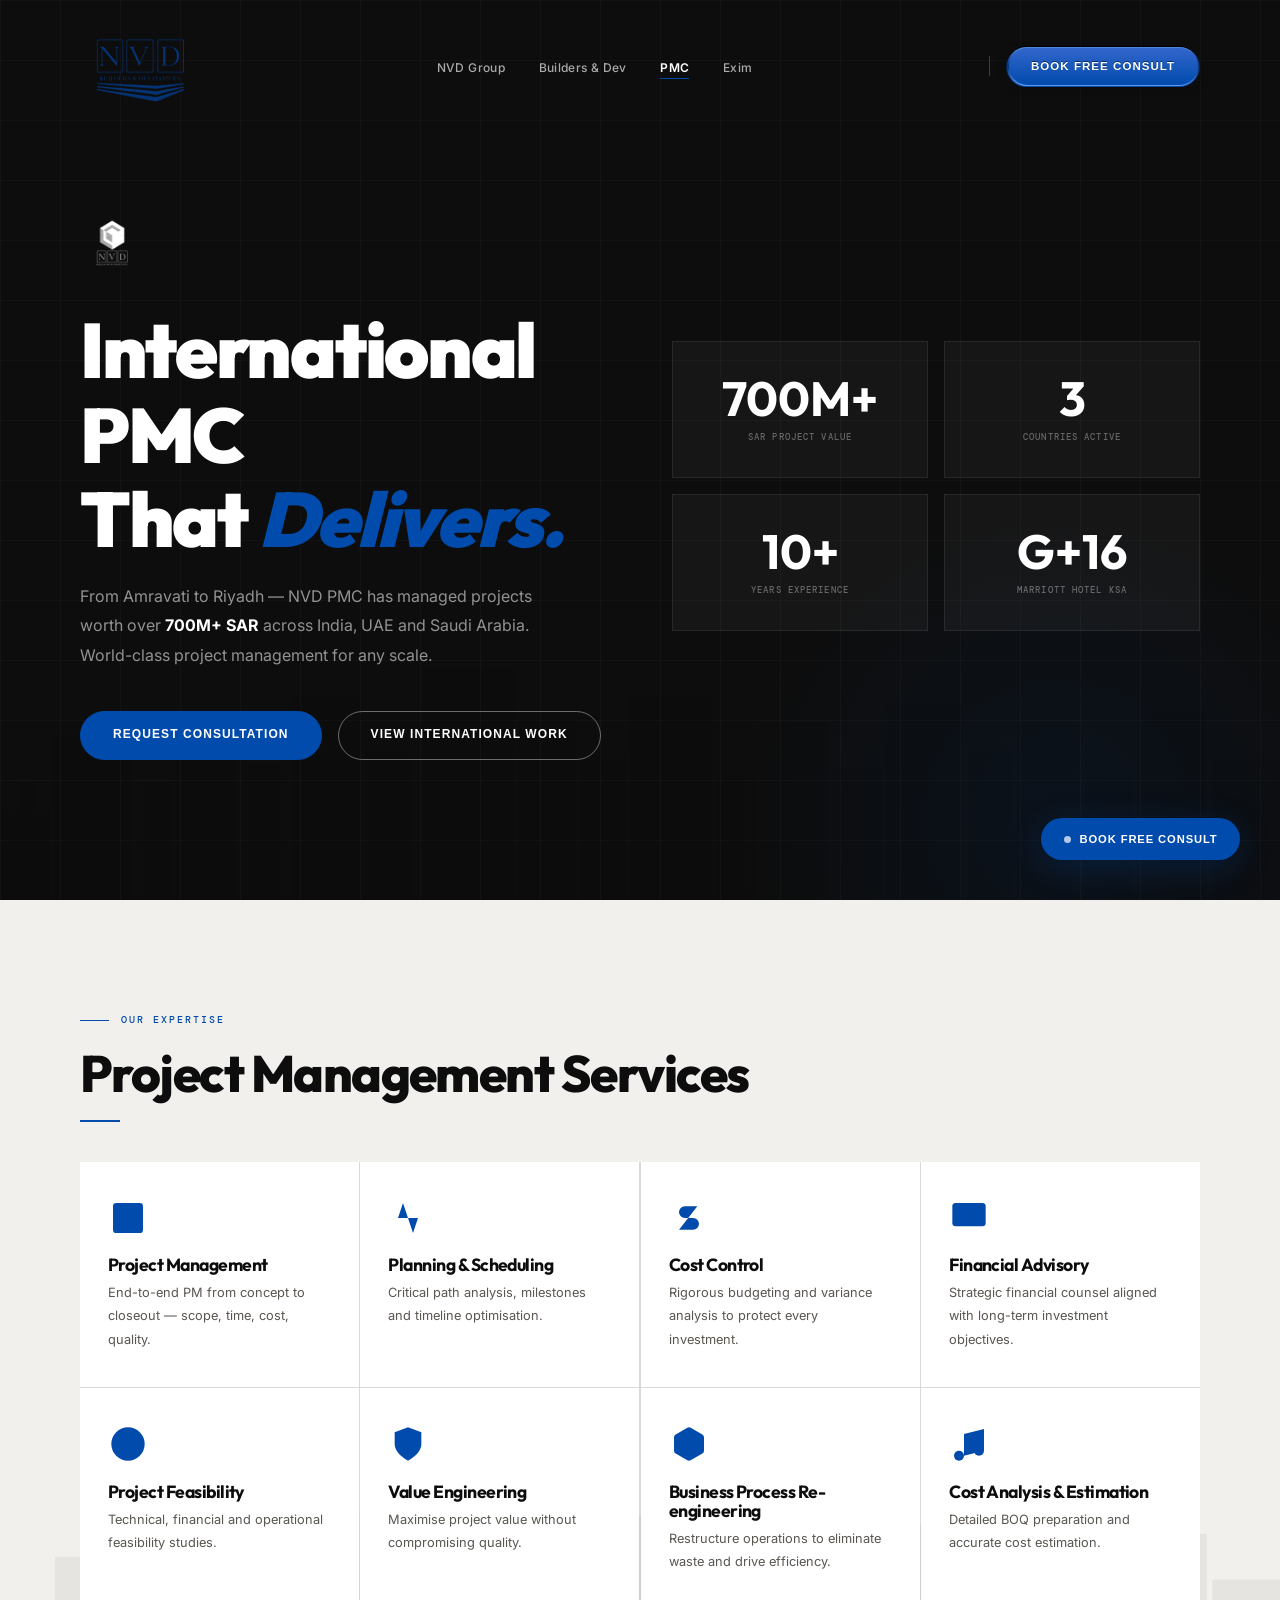
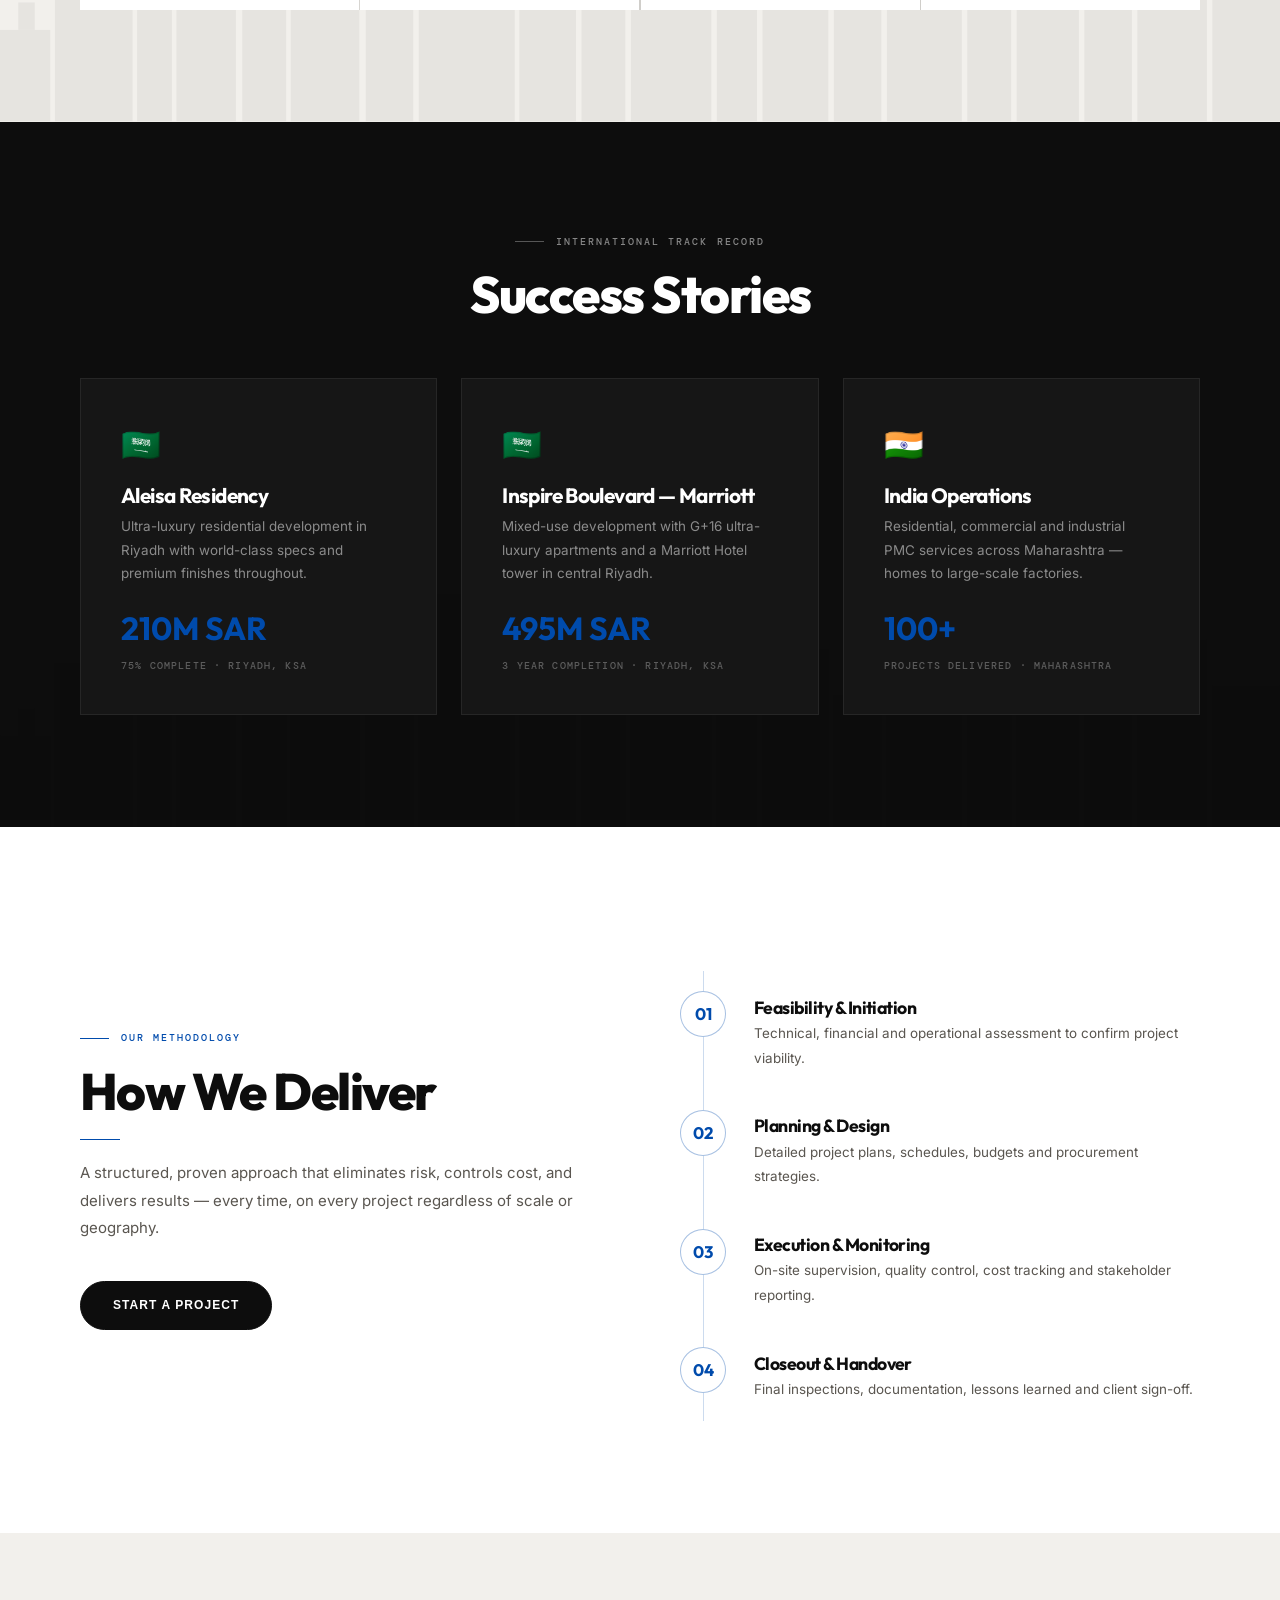
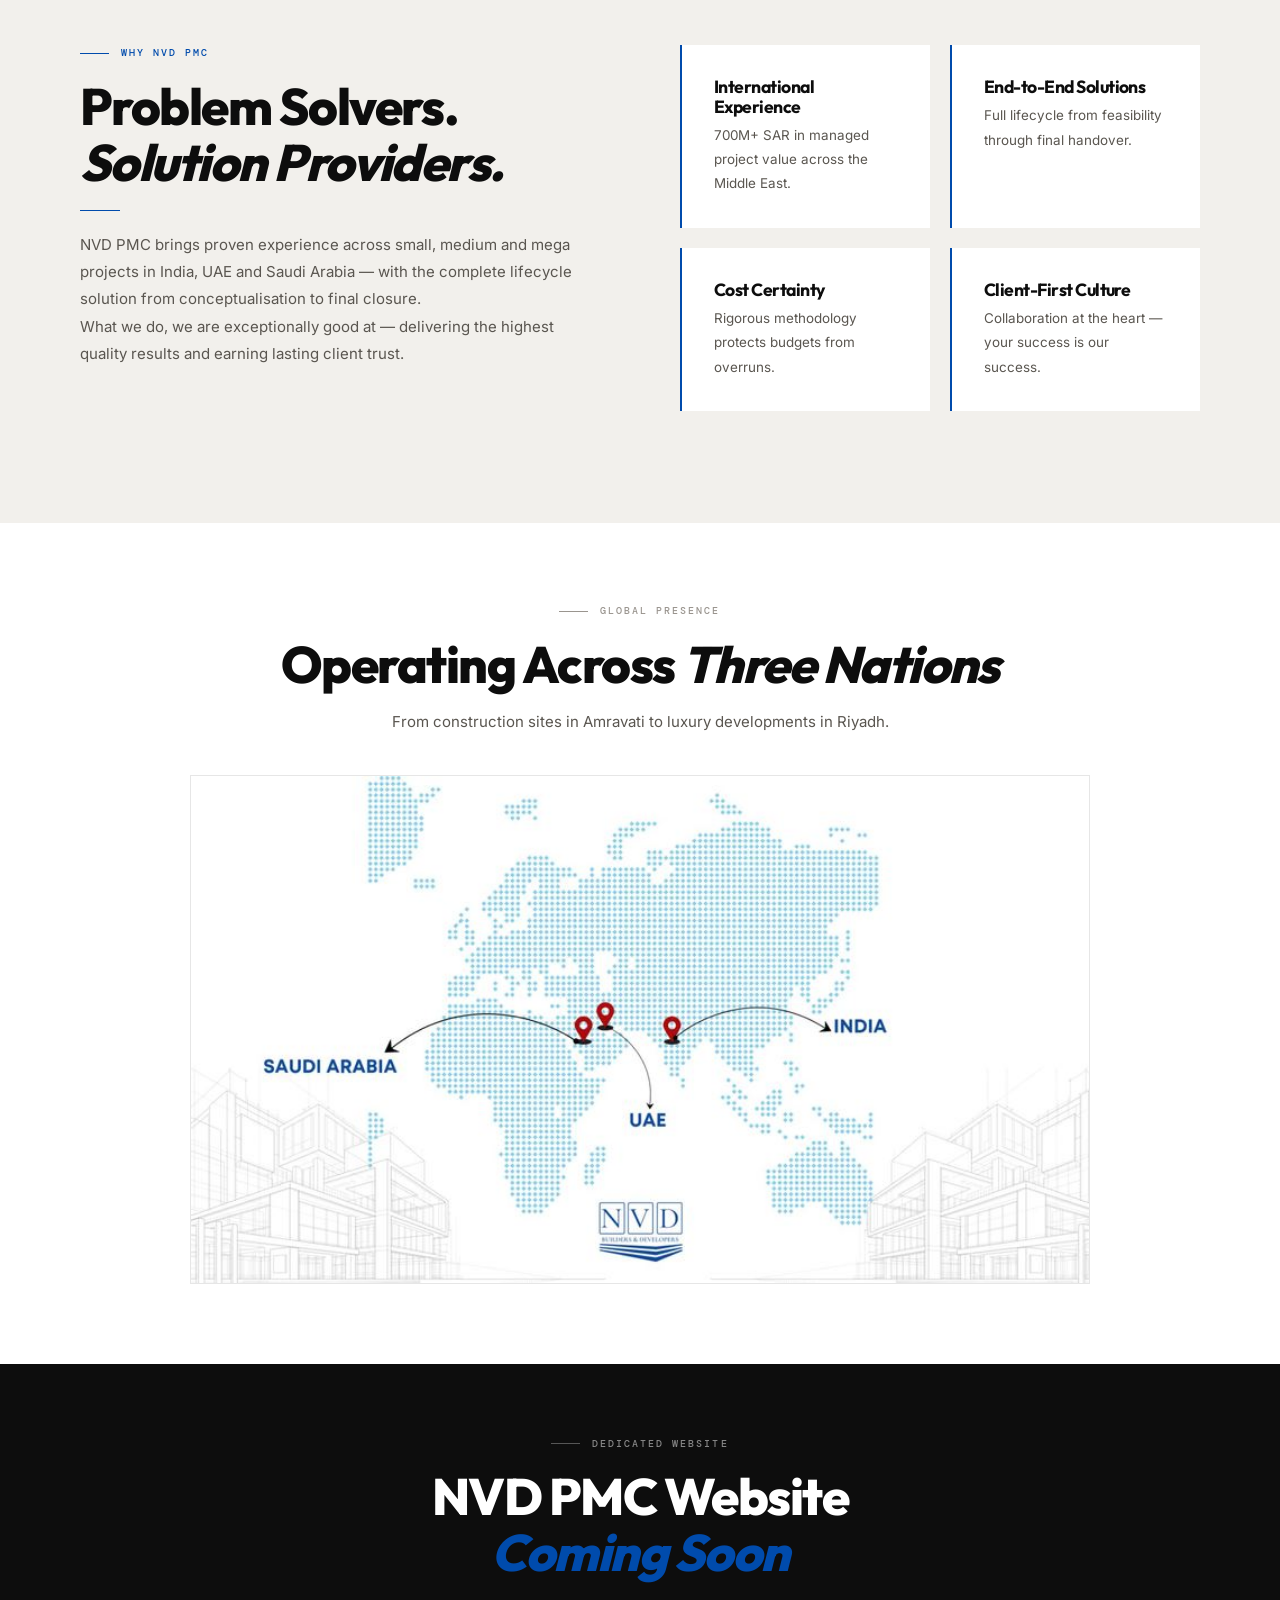
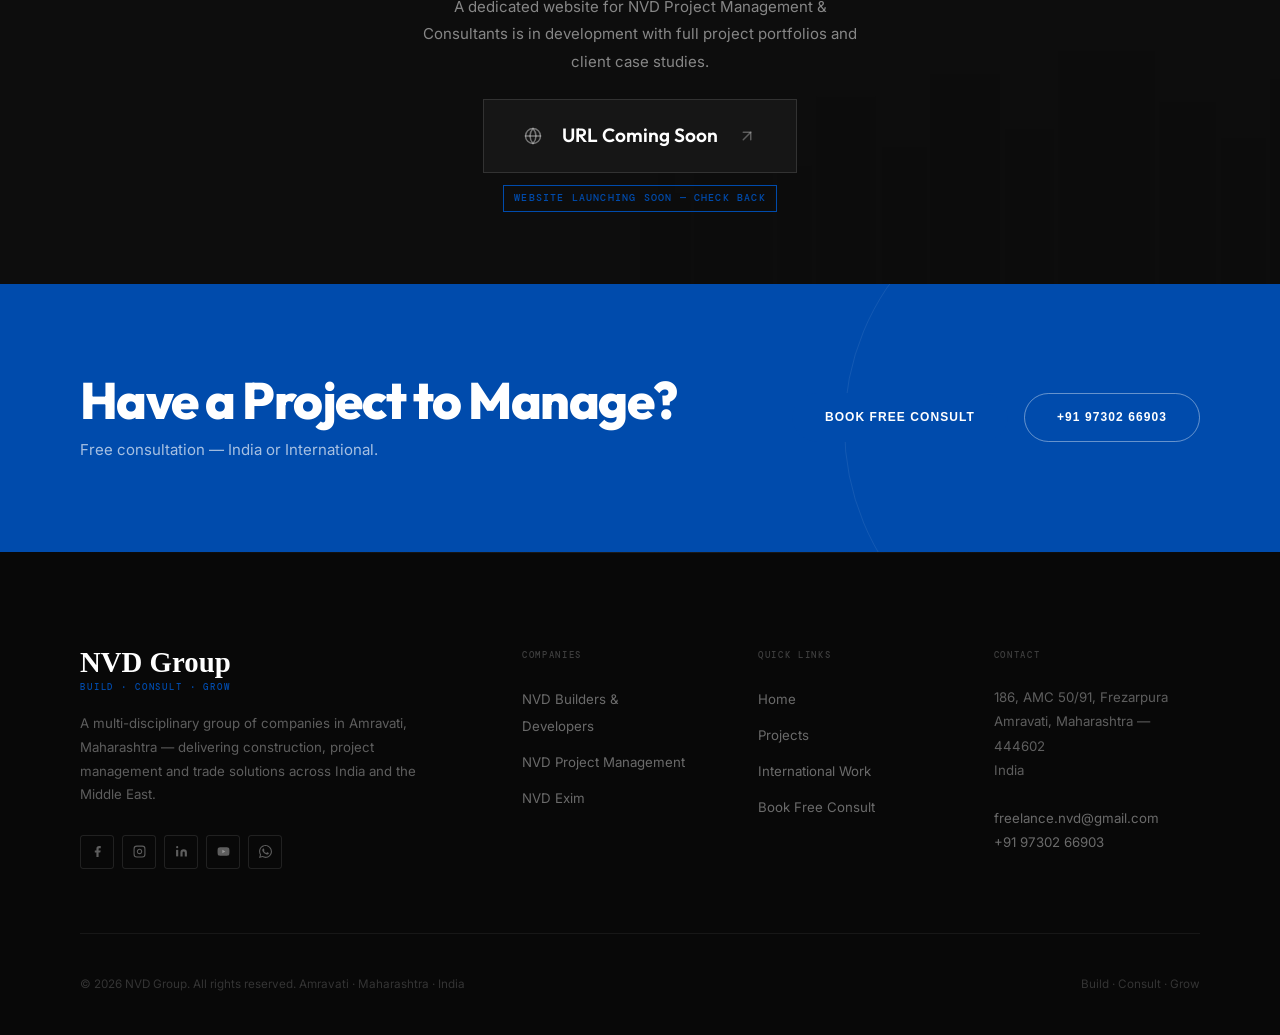
<file: pmc.html>
<!DOCTYPE html>
<html lang="en">
<head>
<meta charset="UTF-8"/><meta name="viewport" content="width=device-width,initial-scale=1.0"/>
<title>NVD Project Management & Consultants</title>
<link rel="preconnect" href="https://fonts.googleapis.com"/>
<link rel="preconnect" href="https://fonts.gstatic.com" crossorigin/>
<link href="https://fonts.googleapis.com/css2?family=Outfit:wght@300;400;500;600;700;800;900&family=Inter:wght@300;400;500;600;700&family=DM+Mono:wght@400;500&display=swap" rel="stylesheet"/>
<link rel="stylesheet" href="shared.css"/>
<style>
.pmc-hero{min-height:100vh;background:var(--ink);display:flex;align-items:center;position:relative;overflow:hidden;padding-top:72px}
.pmc-lines{position:absolute;inset:0;background-image:linear-gradient(rgba(255,255,255,.025) 1px,transparent 1px),linear-gradient(90deg,rgba(255,255,255,.025) 1px,transparent 1px);background-size:60px 60px;animation:gridDrift 28s linear infinite}
@keyframes gridDrift{to{background-position:60px 60px}}
.pmc-glow{position:absolute;bottom:-30%;right:-10%;width:700px;height:700px;border-radius:50%;background:radial-gradient(circle,rgba(0,75,172,.1) 0%,transparent 65%)}
.pmc-hero-inner{position:relative;z-index:2;display:grid;grid-template-columns:1fr 1fr;gap:4rem;align-items:center;padding:5rem 0}
.pmc-logo{height:64px;margin-bottom:2rem}
.pmc-logo img{height:100%;width:auto;filter:brightness(0) invert(1)}
.pmc-hero h1{color:var(--white);margin-bottom:1.25rem}
.pmc-hero h1 em{font-style:italic;color:var(--copper)}
.pmc-desc{font-size:1rem;color:rgba(255,255,255,.55);max-width:460px;line-height:1.85;margin-bottom:2.5rem}
.pmc-btns{display:flex;gap:1rem;flex-wrap:wrap}
.pmc-kpis{display:grid;grid-template-columns:1fr 1fr;gap:1rem}
.kpi{background:rgba(255,255,255,.04);border:1px solid rgba(255,255,255,.08);padding:2rem 1.5rem;text-align:center;transition:all var(--t);position:relative;overflow:hidden}
.kpi::before{content:'';position:absolute;top:0;left:0;right:0;height:2px;background:var(--copper);transform:scaleX(0);transform-origin:left;transition:transform .45s cubic-bezier(.22,.68,0,1.2)}
.kpi:hover{background:rgba(0,75,172,.08);border-color:rgba(0,75,172,.2);transform:translateY(-3px)}
.kpi:hover::before{transform:scaleX(1)}
.kpi-n{font-family:var(--font-heading);font-size:3rem;font-weight:700;color:var(--white);line-height:1}
.kpi-l{font-family:'DM Mono',monospace;font-size:.58rem;font-weight:500;letter-spacing:.12em;text-transform:uppercase;color:rgba(255,255,255,.35);margin-top:.5rem}

/* SERVICES */
.pmc-svc{background:var(--cream);position:relative;overflow:hidden}
.pmc-svc .bldg-bg{bottom:0;left:0;right:0}
.svc-grid{display:grid;grid-template-columns:repeat(4,1fr);gap:1.5px;background:var(--rule);margin-top:2.5rem}
.st{background:var(--white);padding:2.25rem 1.75rem;transition:background var(--t);position:relative;overflow:hidden}
.st::before{content:'';position:absolute;left:0;top:0;bottom:0;width:2px;background:var(--copper);transform:scaleY(0);transform-origin:bottom;transition:transform .4s cubic-bezier(.22,.68,0,1.2)}
.st:hover{background:var(--cream-dark)}
.st:hover::before{transform:scaleY(1)}
.st-ico{width:40px;height:40px;margin-bottom:1.1rem}
.st-ico svg{fill:var(--copper)}
.st h4{font-family:var(--font-heading);color:var(--ink);font-size:1.1rem;margin-bottom:.4rem}
.st p{font-size:.8rem;color:var(--mid)}

/* INTL PROJECTS */
.intl-sec{background:var(--ink);padding:7rem 0;position:relative;overflow:hidden}
.intl-sec .bldg-bg{bottom:0;left:0;right:0}
.intl-head{text-align:center;margin-bottom:3.5rem}
.intl-head h2{color:var(--white)}
.intl-grid{display:grid;grid-template-columns:repeat(3,1fr);gap:1.5rem;position:relative;z-index:2}
.ic{background:rgba(255,255,255,.04);border:1px solid rgba(255,255,255,.07);padding:2.5rem;transition:all var(--t);position:relative;overflow:hidden}
.ic::after{content:'';position:absolute;top:0;left:0;right:0;height:2px;background:var(--copper);transform:scaleX(0);transform-origin:left;transition:transform .5s cubic-bezier(.22,.68,0,1.2)}
.ic:hover{background:rgba(0,75,172,.08);border-color:rgba(0,75,172,.2);transform:translateY(-5px)}
.ic:hover::after{transform:scaleX(1)}
.ic-flag{font-size:2rem;margin-bottom:.75rem}
.ic h4{font-family:var(--font-heading);color:var(--white);font-size:1.3rem;margin-bottom:.5rem}
.ic p{font-size:.84rem;color:rgba(255,255,255,.5);line-height:1.75}
.ic-val{font-family:var(--font-heading);font-size:2rem;font-weight:700;color:var(--copper);margin-top:1rem}
.ic-status{font-family:'DM Mono',monospace;font-size:.6rem;font-weight:500;letter-spacing:.12em;text-transform:uppercase;color:rgba(255,255,255,.3);margin-top:.25rem}

/* PROCESS */
.pmc-proc{background:var(--white)}
.proc-layout{display:grid;grid-template-columns:1fr 1fr;gap:5rem;align-items:center}
.timeline{display:flex;flex-direction:column;gap:0;position:relative;margin-top:2rem}
.timeline::before{content:'';position:absolute;left:23px;top:0;bottom:0;width:1px;background:rgba(0,75,172,.2)}
.tl{display:flex;gap:1.75rem;padding:1.25rem 0;position:relative}
.tl-dot{flex-shrink:0;width:46px;height:46px;border-radius:50%;background:var(--white);border:1.5px solid rgba(0,75,172,.35);display:flex;align-items:center;justify-content:center;font-family:var(--font-heading);font-size:1.05rem;font-weight:700;color:var(--copper);transition:all var(--t);position:relative;z-index:1}
.tl:hover .tl-dot{background:var(--copper);border-color:var(--copper);color:var(--white)}
.tl-body{padding-top:.4rem}
.tl-body h4{font-family:var(--font-heading);color:var(--ink);font-size:1.1rem;margin-bottom:.25rem}
.tl-body p{font-size:.84rem}

/* WHY */
.why-sec{background:var(--cream)}
.why-grid{display:grid;grid-template-columns:1fr 1fr;gap:1.25rem}
.wc{background:var(--white);padding:2rem;border-left:2px solid var(--copper);transition:all var(--t)}
.wc:hover{background:var(--copper-lt);transform:translateX(4px)}
.wc h4{font-family:var(--font-heading);color:var(--ink);font-size:1.1rem;margin-bottom:.4rem}
.wc p{font-size:.84rem}

/* MAP */
.map-sec{background:var(--white);padding:5rem 0;text-align:center}
.map-sec h2{color:var(--ink);margin-bottom:1rem}
.map-img{max-width:900px;margin:2.5rem auto 0;border:1px solid var(--rule);overflow:hidden}
.map-img img{width:100%;display:block;filter:saturate(.85)}

/* EXT LINK */
.ext-sec{background:var(--ink);padding:4.5rem 0;text-align:center;position:relative;overflow:hidden}
.ext-sec .bldg-bg{bottom:0;left:0;right:0}
.ext-box{display:inline-flex;align-items:center;gap:1.25rem;background:rgba(255,255,255,.04);border:1px solid rgba(255,255,255,.12);padding:1.25rem 2.5rem;margin-top:1.5rem;transition:all var(--t);cursor:pointer;position:relative;z-index:1}
.ext-box:hover{background:rgba(0,75,172,.12);border-color:var(--copper)}
.ext-url{font-family:var(--font-heading);font-size:1.2rem;font-weight:600;color:var(--white)}
.ext-coming{font-family:'DM Mono',monospace;font-size:.62rem;font-weight:500;letter-spacing:.12em;text-transform:uppercase;color:var(--copper);border:1px solid var(--copper);padding:.28rem .65rem;display:inline-block;margin-top:.75rem}

@media(max-width:960px){
  .pmc-hero-inner{grid-template-columns:1fr}.pmc-kpis{grid-template-columns:1fr 1fr}
  .svc-grid{grid-template-columns:1fr 1fr}.intl-grid{grid-template-columns:1fr}
  .proc-layout{grid-template-columns:1fr;gap:3rem}.why-grid{grid-template-columns:1fr}
}
@media(max-width:640px){.svc-grid,.pmc-kpis{grid-template-columns:1fr}}
</style>
</head>
<body>
<section class="pmc-hero">
  <div class="pmc-lines"></div>
  <div class="pmc-glow"></div>
  <div class="bldg-bg" style="bottom:0;left:0;right:0;position:absolute"></div>
  <div class="wrap">
    <div class="pmc-hero-inner">
      <div>
        <div class="pmc-logo reveal fb"><img src="img/fnc_logo_transparent.png" alt="NVD PMC" style="height:100%;mix-blend-mode:screen"/></div>
        <h1 class="reveal fb d1">International PMC<br/>That <em>Delivers.</em></h1>
        <p class="pmc-desc reveal fb d2">From Amravati to Riyadh — NVD PMC has managed projects worth over <strong style="color:var(--white)">700M+ SAR</strong> across India, UAE and Saudi Arabia. World-class project management for any scale.</p>
        <div class="pmc-btns reveal fb d3">
          <a href="contact.html" class="btn btn-blue btn-pill">Request Consultation</a>
          <a href="#international" class="btn btn-ghost-white btn-pill">View International Work</a>
        </div>
      </div>
      <div class="pmc-kpis reveal fr d2">
        <div class="kpi"><div class="kpi-n" data-count="700" data-suffix="M+">0</div><div class="kpi-l">SAR Project Value</div></div>
        <div class="kpi"><div class="kpi-n" data-count="3" data-suffix="">0</div><div class="kpi-l">Countries Active</div></div>
        <div class="kpi"><div class="kpi-n" data-count="10" data-suffix="+">0+</div><div class="kpi-l">Years Experience</div></div>
        <div class="kpi"><div class="kpi-n">G+16</div><div class="kpi-l">Marriott Hotel KSA</div></div>
      </div>
    </div>
  </div>
</section>

<section class="pmc-svc section">
  <div class="bldg-bg"></div>
  <div class="wrap" style="position:relative;z-index:1">
    <span class="eyebrow reveal fb">Our Expertise</span>
    <h2 class="reveal fb d1">Project Management Services</h2>
    <div class="rule reveal fb d1"></div>
    <div class="svc-grid">
      <div class="st reveal fs"><div class="st-ico"><svg xmlns="http://www.w3.org/2000/svg" width="40" height="40" viewBox="0 0 24 24"><rect x="3" y="3" width="18" height="18" rx="2"/><path d="M3 9h18M9 21V9"/></svg></div><h4>Project Management</h4><p>End-to-end PM from concept to closeout — scope, time, cost, quality.</p></div>
      <div class="st reveal fs d1"><div class="st-ico"><svg xmlns="http://www.w3.org/2000/svg" width="40" height="40" viewBox="0 0 24 24"><polyline points="22 12 18 12 15 21 9 3 6 12 2 12"/></svg></div><h4>Planning & Scheduling</h4><p>Critical path analysis, milestones and timeline optimisation.</p></div>
      <div class="st reveal fs d2"><div class="st-ico"><svg xmlns="http://www.w3.org/2000/svg" width="40" height="40" viewBox="0 0 24 24"><line x1="12" y1="1" x2="12" y2="23"/><path d="M17 5H9.5a3.5 3.5 0 0 0 0 7h5a3.5 3.5 0 0 1 0 7H6"/></svg></div><h4>Cost Control</h4><p>Rigorous budgeting and variance analysis to protect every investment.</p></div>
      <div class="st reveal fs d3"><div class="st-ico"><svg xmlns="http://www.w3.org/2000/svg" width="40" height="40" viewBox="0 0 24 24"><rect x="2" y="3" width="20" height="14" rx="2"/><line x1="8" y1="21" x2="16" y2="21"/><line x1="12" y1="17" x2="12" y2="21"/></svg></div><h4>Financial Advisory</h4><p>Strategic financial counsel aligned with long-term investment objectives.</p></div>
      <div class="st reveal fs"><div class="st-ico"><svg xmlns="http://www.w3.org/2000/svg" width="40" height="40" viewBox="0 0 24 24"><circle cx="12" cy="12" r="10"/><path d="M12 8v4l3 3"/></svg></div><h4>Project Feasibility</h4><p>Technical, financial and operational feasibility studies.</p></div>
      <div class="st reveal fs d1"><div class="st-ico"><svg xmlns="http://www.w3.org/2000/svg" width="40" height="40" viewBox="0 0 24 24"><path d="M12 22s8-4 8-10V5l-8-3-8 3v7c0 6 8 10 8 10z"/></svg></div><h4>Value Engineering</h4><p>Maximise project value without compromising quality.</p></div>
      <div class="st reveal fs d2"><div class="st-ico"><svg xmlns="http://www.w3.org/2000/svg" width="40" height="40" viewBox="0 0 24 24"><path d="M21 16V8a2 2 0 0 0-1-1.73l-7-4a2 2 0 0 0-2 0l-7 4A2 2 0 0 0 3 8v8a2 2 0 0 0 1 1.73l7 4a2 2 0 0 0 2 0l7-4A2 2 0 0 0 21 16z"/></svg></div><h4>Business Process Re-engineering</h4><p>Restructure operations to eliminate waste and drive efficiency.</p></div>
      <div class="st reveal fs d3"><div class="st-ico"><svg xmlns="http://www.w3.org/2000/svg" width="40" height="40" viewBox="0 0 24 24"><path d="M9 19V6l12-3v13"/><circle cx="6" cy="19" r="3"/><circle cx="18" cy="16" r="3"/></svg></div><h4>Cost Analysis & Estimation</h4><p>Detailed BOQ preparation and accurate cost estimation.</p></div>
    </div>
  </div>
</section>

<section class="intl-sec" id="international">
  <div class="bldg-bg"></div>
  <div class="wrap">
    <div class="intl-head">
      <span class="eyebrow eyebrow-light reveal fb" style="justify-content:center">International Track Record</span>
      <h2 class="reveal fb d1" style="color:var(--white)">Success Stories</h2>
    </div>
    <div class="intl-grid">
      <div class="ic reveal fs"><div class="ic-flag">🇸🇦</div><h4>Aleisa Residency</h4><p>Ultra-luxury residential development in Riyadh with world-class specs and premium finishes throughout.</p><div class="ic-val">210M SAR</div><div class="ic-status">75% Complete · Riyadh, KSA</div></div>
      <div class="ic reveal fs d1"><div class="ic-flag">🇸🇦</div><h4>Inspire Boulevard — Marriott</h4><p>Mixed-use development with G+16 ultra-luxury apartments and a Marriott Hotel tower in central Riyadh.</p><div class="ic-val">495M SAR</div><div class="ic-status">3 Year Completion · Riyadh, KSA</div></div>
      <div class="ic reveal fs d2"><div class="ic-flag">🇮🇳</div><h4>India Operations</h4><p>Residential, commercial and industrial PMC services across Maharashtra — homes to large-scale factories.</p><div class="ic-val">100+</div><div class="ic-status">Projects Delivered · Maharashtra</div></div>
    </div>
  </div>
</section>

<section class="pmc-proc section">
  <div class="wrap">
    <div class="proc-layout">
      <div>
        <span class="eyebrow reveal fb">Our Methodology</span>
        <h2 class="reveal fb d1">How We Deliver</h2>
        <div class="rule reveal fb d1"></div>
        <p class="reveal fb d2">A structured, proven approach that eliminates risk, controls cost, and delivers results — every time, on every project regardless of scale or geography.</p>
        <div style="margin-top:2.5rem" class="reveal fb d3"><a href="contact.html" class="btn btn-dark btn-pill">Start a Project</a></div>
      </div>
      <div class="timeline reveal fr d2">
        <div class="tl"><div class="tl-dot">01</div><div class="tl-body"><h4>Feasibility & Initiation</h4><p>Technical, financial and operational assessment to confirm project viability.</p></div></div>
        <div class="tl"><div class="tl-dot">02</div><div class="tl-body"><h4>Planning & Design</h4><p>Detailed project plans, schedules, budgets and procurement strategies.</p></div></div>
        <div class="tl"><div class="tl-dot">03</div><div class="tl-body"><h4>Execution & Monitoring</h4><p>On-site supervision, quality control, cost tracking and stakeholder reporting.</p></div></div>
        <div class="tl"><div class="tl-dot">04</div><div class="tl-body"><h4>Closeout & Handover</h4><p>Final inspections, documentation, lessons learned and client sign-off.</p></div></div>
      </div>
    </div>
  </div>
</section>

<section class="why-sec section">
  <div class="wrap">
    <div style="display:grid;grid-template-columns:1fr 1fr;gap:5rem;align-items:start">
      <div>
        <span class="eyebrow reveal fb">Why NVD PMC</span>
        <h2 class="reveal fb d1">Problem Solvers.<br/><em>Solution Providers.</em></h2>
        <div class="rule reveal fb d1"></div>
        <p class="reveal fb d2">NVD PMC brings proven experience across small, medium and mega projects in India, UAE and Saudi Arabia — with the complete lifecycle solution from conceptualisation to final closure.</p>
        <p class="reveal fb d3">What we do, we are exceptionally good at — delivering the highest quality results and earning lasting client trust.</p>
      </div>
      <div class="why-grid reveal fr d2">
        <div class="wc"><h4>International Experience</h4><p>700M+ SAR in managed project value across the Middle East.</p></div>
        <div class="wc"><h4>End-to-End Solutions</h4><p>Full lifecycle from feasibility through final handover.</p></div>
        <div class="wc"><h4>Cost Certainty</h4><p>Rigorous methodology protects budgets from overruns.</p></div>
        <div class="wc"><h4>Client-First Culture</h4><p>Collaboration at the heart — your success is our success.</p></div>
      </div>
    </div>
  </div>
</section>

<section class="map-sec">
  <div class="wrap">
    <span class="eyebrow eyebrow-dark reveal fb" style="justify-content:center">Global Presence</span>
    <h2 class="reveal fb d1">Operating Across <em>Three Nations</em></h2>
    <p class="reveal fb d2" style="max-width:500px;margin:.75rem auto 0">From construction sites in Amravati to luxury developments in Riyadh.</p>
    <div class="map-img reveal fs d2"><img src="img/world_map.jpg" alt="NVD Group global presence" loading="lazy"/></div>
  </div>
</section>

<section class="ext-sec">
  <div class="bldg-bg"></div>
  <div class="wrap" style="position:relative;z-index:1">
    <span class="eyebrow eyebrow-light reveal fb" style="justify-content:center">Dedicated Website</span>
    <h2 class="reveal fb d1" style="color:var(--white)">NVD PMC Website<br/><em style="color:var(--copper)">Coming Soon</em></h2>
    <p class="reveal fb d2" style="color:rgba(255,255,255,.5);max-width:460px;margin:.75rem auto 0">A dedicated website for NVD Project Management & Consultants is in development with full project portfolios and client case studies.</p>
    <div class="reveal fb d3">
      <a id="pmcSiteLink" href="#" class="ext-box" onclick="return handleExt(event,'pmc')">
        <svg width="18" height="18" viewBox="0 0 24 24" fill="none" stroke="rgba(255,255,255,.4)" stroke-width="2" stroke-linecap="round"><circle cx="12" cy="12" r="10"/><line x1="2" y1="12" x2="22" y2="12"/><path d="M12 2a15.3 15.3 0 0 1 4 10 15.3 15.3 0 0 1-4 10 15.3 15.3 0 0 1-4-10 15.3 15.3 0 0 1 4-10z"/></svg>
        <span class="ext-url" id="pmcUrl">URL Coming Soon</span>
        <svg width="18" height="18" viewBox="0 0 24 24" fill="none" stroke="rgba(255,255,255,.3)" stroke-width="2" stroke-linecap="round"><line x1="7" y1="17" x2="17" y2="7"/><polyline points="7 7 17 7 17 17"/></svg>
      </a>
      <div><span class="ext-coming">Website launching soon — check back</span></div>
    </div>
  </div>
</section>

<div class="cta-band">
  <div class="wrap cta-band-inner">
    <div><h2 class="reveal fb" style="color:var(--white)">Have a Project to Manage?</h2><p class="reveal fb d1">Free consultation — India or International.</p></div>
    <div class="cta-btns reveal fb d2"><a href="contact.html" class="btn btn-blue btn-pill">Book Free Consult</a><a href="tel:+919730266903" class="btn btn-ghost-white btn-pill">+91 97302 66903</a></div>
  </div>
</div>
<script src="shared.js"></script>
<script>
initPage('pmc');
function handleExt(e,type){
  const url=type==='pmc'?SITE.pmc_site:SITE.exim_site;
  if(url&&url!=='#'){window.open(url,'_blank');return true}
  return false;
}
if(SITE.pmc_site&&SITE.pmc_site!=='#'){
  const a=document.getElementById('pmcSiteLink');
  a.href=SITE.pmc_site;a.onclick=null;
  document.getElementById('pmcUrl').textContent=SITE.pmc_site.replace(/https?:\/\//,'');
}
</script>
</body></html>
</file>
<file: shared.css>
@import url('https://fonts.googleapis.com/css2?family=Outfit:wght@300;400;500;600;700;800;900&family=Inter:wght@300;400;500;600;700&family=DM+Mono:wght@400;500&display=swap');

*,*::before,*::after{box-sizing:border-box;margin:0;padding:0}
html{scroll-behavior:smooth}

:root{
  /* ── BRAND COLOURS (NVD official) ── */
  --blue:      #004BAC;
  --blue-dark: #003580;
  --blue-mid:  #0056C7;
  --blue-lt:   rgba(0,75,172,.1);
  --blue-glow: rgba(0,75,172,.25);
  --font-heading: 'Outfit', sans-serif;
  --font-body:    'Inter', sans-serif;
  --copper:    #004BAC;
  --copper-lt: rgba(0,75,172,.1);

  /* ── NEUTRAL PALETTE ── */
  --ink:       #0D0D0D;
  --ink-80:    rgba(13,13,13,.8);
  --ink-12:    rgba(13,13,13,.08);
  --white:     #FFFFFF;
  --off-white: #F8F7F5;
  --cream:     #F2F0EC;
  --mid:       #5A5650;
  --soft:      #9A958F;
  --rule:      rgba(13,13,13,.1);

  /* ── SHADOWS ── */
  --sh-sm: 0 2px 12px rgba(0,0,0,.08);
  --sh-md: 0 8px 40px rgba(0,0,0,.12);
  --sh-lg: 0 20px 60px rgba(0,0,0,.16);

  /* ── MOTION ── */
  --ease:     cubic-bezier(.25,.46,.45,.94);
  --ease-out: cubic-bezier(0,0,.2,1);
  --spring:   cubic-bezier(.22,.68,0,1.2);
  --t:        .32s;
}

body{font-family:var(--font-body),-apple-system,BlinkMacSystemFont,'Segoe UI',Roboto,sans-serif;background:var(--white);color:var(--ink);line-height:1.65;overflow-x:hidden;-webkit-font-smoothing:antialiased}
h1,h2,h3,h4{font-family:var(--font-heading);line-height:1.1;letter-spacing:-.03em;color:var(--ink);font-weight:800}
h1{font-size:clamp(2.8rem,6vw,5.5rem);font-weight:900}
h2{font-size:clamp(2rem,4vw,3.2rem);font-weight:800}
h3{font-size:clamp(1.3rem,2.5vw,1.8rem);font-weight:700}
h4{font-size:1.1rem;font-weight:700}
p{font-size:.94rem;line-height:1.82;color:var(--mid)}
a{text-decoration:none;color:inherit}
img{display:block;max-width:100%}

/* Layout */
.wrap{max-width:1200px;margin:0 auto;padding:0 2.5rem}
.section{padding:7rem 0}
.section-sm{padding:4.5rem 0}

/* Eyebrow label */
.eyebrow{font-family:'DM Mono',monospace;font-size:.63rem;font-weight:500;letter-spacing:.2em;text-transform:uppercase;color:var(--blue);display:flex;align-items:center;gap:.75rem;margin-bottom:1rem}
.eyebrow::before{content:'';width:1.8rem;height:1px;background:var(--blue);flex-shrink:0}
.eyebrow-light{color:rgba(255,255,255,.5)}
.eyebrow-light::before{background:rgba(255,255,255,.3)}
.eyebrow-dark{color:var(--soft)}
.eyebrow-dark::before{background:var(--soft)}
.rule{width:2.5rem;height:1.5px;background:var(--blue);margin:1.2rem 0}
.rule-c{margin:1.2rem auto}

/* ── SCROLL REVEAL ── */
.reveal{opacity:0;transition:opacity .85s var(--ease-out),transform .85s var(--ease-out)}
.reveal.fb{transform:translateY(36px)}.reveal.fl{transform:translateX(-36px)}
.reveal.fr{transform:translateX(36px)}.reveal.fs{transform:scale(.95)}
.reveal.on{opacity:1!important;transform:none!important}
.d1{transition-delay:.1s}.d2{transition-delay:.2s}.d3{transition-delay:.3s}
.d4{transition-delay:.4s}.d5{transition-delay:.5s}.d6{transition-delay:.6s}

/* ── SPOTLIGHT CARD (from ui-features) ── */
.spotlight-card{position:relative;overflow:hidden;isolation:isolate}
.spotlight-card::before{
  content:'';position:absolute;
  width:300px;height:300px;border-radius:50%;
  background:radial-gradient(circle,rgba(0,75,172,.18) 0%,transparent 70%);
  transform:translate(-50%,-50%);
  left:var(--mx,50%);top:var(--my,50%);
  opacity:0;transition:opacity .4s;pointer-events:none;z-index:0;
}
.spotlight-card:hover::before{opacity:1}

/* ── GLASS BUTTON (liquid glass from ui-features) ── */
.btn-glass{
  position:relative;overflow:hidden;
  background:rgba(255,255,255,.08);
  backdrop-filter:blur(12px);-webkit-backdrop-filter:blur(12px);
  border:1px solid rgba(255,255,255,.18);
  color:var(--white);
  padding:.85rem 2rem;
  font-family:'DM Sans',sans-serif;font-size:.75rem;font-weight:600;
  letter-spacing:.09em;text-transform:uppercase;
  cursor:pointer;display:inline-flex;align-items:center;gap:.6rem;
  transition:all var(--t) var(--ease-out);border-radius:2px;white-space:nowrap;
}
.btn-glass::before{content:'';position:absolute;inset:0;background:linear-gradient(135deg,rgba(255,255,255,.15) 0%,transparent 60%);opacity:0;transition:opacity var(--t)}
.btn-glass:hover{background:rgba(255,255,255,.14);border-color:rgba(255,255,255,.3);transform:translateY(-1px);box-shadow:0 8px 32px rgba(0,0,0,.2)}
.btn-glass:hover::before{opacity:1}
.btn-glass:active{transform:translateY(1px) scale(.99)}

/* ── METAL PRESS BUTTON (from ui-features) ── */
.btn-metal{
  position:relative;display:inline-flex;align-items:center;gap:.6rem;
  font-family:'DM Sans',sans-serif;font-size:.75rem;font-weight:600;
  letter-spacing:.09em;text-transform:uppercase;white-space:nowrap;
  padding:0;border:none;background:none;cursor:pointer;
  border-radius:6px;overflow:hidden;
  outline:none;
  transition:transform .25s cubic-bezier(.1,.4,.2,1),box-shadow .25s;
  box-shadow:0 3px 8px rgba(0,0,0,.12);
}
.btn-metal-outer{
  position:relative;padding:1.5px;border-radius:6px;
  background:linear-gradient(180deg,#000 0%,#004BAC 100%);
  transition:all .25s cubic-bezier(.1,.4,.2,1);
}
.btn-metal-inner{
  position:absolute;inset:1px;border-radius:5px;
  background:linear-gradient(180deg,#5588DD 0%,#003580 50%,#6699EE 100%);
  transition:filter .25s;
}
.btn-metal-face{
  position:relative;z-index:10;margin:1px;
  padding:.82rem 2rem;border-radius:5px;
  background:linear-gradient(180deg,#3366CC 0%,#004BAC 100%);
  color:var(--white);font-family:'DM Sans',sans-serif;font-size:.75rem;font-weight:600;
  letter-spacing:.09em;text-transform:uppercase;white-space:nowrap;
  display:inline-flex;align-items:center;gap:.6rem;
  transition:all .25s cubic-bezier(.1,.4,.2,1);
  text-shadow:0 -1px 0 rgba(0,35,80,.8);
}
.btn-metal:hover .btn-metal-inner{filter:brightness(1.1)}
.btn-metal:hover{transform:translateY(-1px);box-shadow:0 6px 20px rgba(0,75,172,.3)}
.btn-metal:active,.btn-metal.pressed{transform:translateY(2px) scale(.99);box-shadow:0 1px 4px rgba(0,0,0,.2)}
.btn-metal:active .btn-metal-face,.btn-metal.pressed .btn-metal-face{transform:scale(.98)}
.btn-metal-shine{position:absolute;inset:0;z-index:20;border-radius:5px;background:linear-gradient(to right,transparent,rgba(255,255,255,.12),transparent);opacity:0;transition:opacity .25s}
.btn-metal:hover .btn-metal-shine{opacity:1}

/* Standard buttons */
.btn{display:inline-flex;align-items:center;gap:.6rem;font-family:'DM Sans',sans-serif;font-size:.75rem;font-weight:600;letter-spacing:.09em;text-transform:uppercase;padding:.85rem 2rem;border:1.5px solid transparent;cursor:pointer;border-radius:2px;white-space:nowrap;transition:all var(--t) var(--ease-out)}
.btn svg{transition:transform var(--t) var(--ease)}
.btn:hover svg{transform:translateX(3px)}
.btn-dark{background:var(--ink);color:var(--white);border-color:var(--ink)}
.btn-dark:hover{background:#222;box-shadow:var(--sh-md);transform:translateY(-1px)}
.btn-blue{background:var(--blue);color:var(--white);border-color:var(--blue)}
.btn-blue:hover{background:var(--blue-mid);box-shadow:0 6px 24px var(--blue-glow);transform:translateY(-1px)}
.btn-outline{background:transparent;color:var(--ink);border-color:var(--ink)}
.btn-outline:hover{background:var(--ink);color:var(--white)}
.btn-white{background:var(--white);color:var(--ink);border-color:var(--white)}
.btn-white:hover{background:var(--off-white)}
.btn-ghost-white{background:transparent;color:var(--white);border-color:rgba(255,255,255,.4)}
.btn-ghost-white:hover{background:rgba(255,255,255,.08);border-color:rgba(255,255,255,.7)}
.btn-pill{border-radius:100px}

/* ── NAV ── */
.nav{position:fixed;top:0;left:0;right:0;z-index:600;padding:0.4rem 0;transition:padding var(--t) var(--ease-out),background var(--t),box-shadow var(--t)}
.nav.solid{padding:0.2rem 0;background:rgba(255,255,255,.97);backdrop-filter:blur(20px);-webkit-backdrop-filter:blur(20px);box-shadow:0 1px 0 var(--rule),var(--sh-sm)}
.nav-inner{display:flex;align-items:center;justify-content:space-between;max-width:1200px;margin:0 auto;padding:0 2.5rem;gap:1.5rem}
/* Logo */
.nav-logo{display:flex;align-items:center;gap:.7rem;flex-shrink:0}
.nav-logo-box{width:34px;height:34px;display:flex;align-items:center;justify-content:center;background:var(--blue);transition:background var(--t)}
.nav-logo-box span{font-family:'Playfair Display',serif;font-size:.9rem;font-weight:700;color:var(--white)}
.nav-logo-words{display:flex;flex-direction:column;gap:1px}
.nav-logo-name{font-family:'Playfair Display',serif;font-size:1.1rem;font-weight:700;line-height:1;color:var(--white);transition:color var(--t)}
.nav.solid .nav-logo-name{color:var(--ink)}
.nav-logo-tag{font-family:var(--font-heading);font-weight:800;letter-spacing:.18em;text-transform:uppercase;color:rgba(255,255,255,.45);transition:color var(--t)}
.nav.solid .nav-logo-tag{color:var(--blue)}
/* Links */
.nav-links{display:flex;align-items:center;gap:.1rem;list-style:none}
.nav-links a{font-size:.75rem;font-weight:500;letter-spacing:.03em;color:rgba(255,255,255,.65);padding:.45rem 1rem;border-radius:3px;position:relative;transition:color var(--t),background var(--t)}
.nav.solid .nav-links a{color:var(--mid)}
.nav-links a:hover{color:var(--white);background:rgba(255,255,255,.1)}
.nav.solid .nav-links a:hover{color:var(--ink);background:var(--ink-12)}
.nav-links a.active{color:var(--white);font-weight:600}
.nav.solid .nav-links a.active{color:var(--blue);font-weight:600}
.nav-links a.active::after{content:'';position:absolute;bottom:3px;left:1rem;right:1rem;height:1.5px;background:var(--blue)}
/* Right */
.nav-right{display:flex;align-items:center;gap:1rem;flex-shrink:0}
.nav-divider{width:1px;height:20px;background:rgba(255,255,255,.2);transition:background var(--t)}
.nav.solid .nav-divider{background:var(--rule)}
/* CTA — metal press button in nav */
.nav-cta-wrap .btn-metal-outer{padding:1.5px;border-radius:100px}
.nav-cta-wrap .btn-metal-inner{border-radius:calc(100px - 1px)}
.nav-cta-wrap .btn-metal-face{border-radius:calc(100px - 2px);padding:.55rem 1.4rem;font-size:.72rem}
/* Toggle */
.nav-toggle{display:none;flex-direction:column;gap:5px;cursor:pointer;background:none;border:none;padding:4px;flex-shrink:0}
.nav-toggle span{display:block;width:22px;height:1.5px;background:var(--white);transition:all var(--t) var(--ease-out)}
.nav.solid .nav-toggle span{background:var(--ink)}
.nav-toggle.open span:nth-child(1){transform:translateY(6.5px) rotate(45deg)}
.nav-toggle.open span:nth-child(2){opacity:0;transform:scaleX(0)}
.nav-toggle.open span:nth-child(3){transform:translateY(-6.5px) rotate(-45deg)}
/* Mobile overlay */
.mobile-nav{position:fixed;inset:0;z-index:595;background:var(--ink);display:flex;flex-direction:column;justify-content:center;align-items:center;gap:.25rem;opacity:0;pointer-events:none;transition:opacity .4s var(--ease-out)}
.mobile-nav.open{opacity:1;pointer-events:all}
.mobile-nav a{font-family:'Playfair Display',serif;font-size:clamp(1.8rem,8vw,3.2rem);font-weight:600;color:rgba(255,255,255,.45);padding:.4rem 2rem;transition:color var(--t)}
.mobile-nav a:hover{color:var(--white)}
.mobile-nav-cta{margin-top:1.5rem;font-family:'DM Sans',sans-serif!important;font-size:.8rem!important;font-weight:600!important;letter-spacing:.1em;text-transform:uppercase;color:var(--blue)!important;border:1.5px solid var(--blue);padding:.75rem 2.5rem!important;border-radius:100px}

/* ── PAGE HERO ── */
.page-hero{background:var(--ink);padding:10rem 0 5rem;position:relative;overflow:hidden}
.ph-grid{position:absolute;inset:0;background-image:linear-gradient(rgba(255,255,255,.025) 1px,transparent 1px),linear-gradient(90deg,rgba(255,255,255,.025) 1px,transparent 1px);background-size:64px 64px;animation:gridDrift 28s linear infinite}
@keyframes gridDrift{to{background-position:64px 64px}}
.ph-glow{position:absolute;bottom:-40%;right:-15%;width:700px;height:700px;border-radius:50%;background:radial-gradient(circle,var(--blue-glow) 0%,transparent 70%)}
.page-hero-inner{position:relative;z-index:2}
.page-hero h1{color:var(--white)}
.page-hero p{color:rgba(255,255,255,.55);max-width:560px;margin-top:.75rem}
.bc{display:flex;align-items:center;gap:.5rem;margin-bottom:1.75rem;flex-wrap:wrap}
.bc a{font-family:'DM Mono',monospace;font-size:.6rem;font-weight:500;letter-spacing:.14em;text-transform:uppercase;color:rgba(255,255,255,.3);transition:color var(--t)}
.bc a:hover{color:rgba(255,255,255,.6)}
.bc-sep{color:rgba(255,255,255,.15);font-size:.7rem}
.bc-cur{font-family:'DM Mono',monospace;font-size:.6rem;font-weight:500;letter-spacing:.14em;text-transform:uppercase;color:var(--blue)}

/* ── CTA BAND ── */
.cta-band{background:var(--blue);padding:5.5rem 0;position:relative;overflow:hidden}
.cta-band::before{content:'';position:absolute;top:-40%;right:-5%;width:500px;height:500px;border:1px solid rgba(255,255,255,.08);border-radius:50%}
.cta-band-inner{display:flex;align-items:center;justify-content:space-between;gap:3rem;flex-wrap:wrap;position:relative;z-index:1}
.cta-band h2{color:var(--white)}
.cta-band p{color:rgba(255,255,255,.65);margin-top:.5rem}
.cta-btns{display:flex;gap:1rem;flex-wrap:wrap;align-items:center}

/* ── FOOTER ── */
.footer{background:#080808;padding:6rem 0 2.5rem;position:relative}
.footer::before{content:'';position:absolute;top:0;left:2.5rem;right:2.5rem;height:1px;background:linear-gradient(to right,transparent,rgba(255,255,255,.08),transparent)}
.footer-top{display:grid;grid-template-columns:2.2fr 1fr 1fr 1.2fr;gap:4rem;padding-bottom:4rem;border-bottom:1px solid rgba(255,255,255,.06)}
.f-name{font-family:'Playfair Display',serif;font-size:1.8rem;font-weight:700;color:var(--white);margin-bottom:.2rem;line-height:1}
.f-tag{font-family:'DM Mono',monospace;font-size:.58rem;font-weight:500;letter-spacing:.2em;text-transform:uppercase;color:var(--blue);display:block;margin-bottom:1.1rem}
.f-tag::before{display:none!important}
.f-desc{font-size:.83rem;color:rgba(255,255,255,.35);line-height:1.78}
.f-socials{display:flex;gap:.5rem;margin-top:1.75rem}
.f-soc{width:34px;height:34px;border:1px solid rgba(255,255,255,.1);display:flex;align-items:center;justify-content:center;color:rgba(255,255,255,.35);transition:all var(--t);border-radius:3px}
.f-soc:hover{border-color:var(--blue);color:var(--blue);background:var(--blue-lt)}
.f-col-h{font-family:'DM Mono',monospace;font-size:.58rem;font-weight:500;letter-spacing:.18em;text-transform:uppercase;color:rgba(255,255,255,.22);margin-bottom:1.4rem}
.footer-col ul{list-style:none}
.footer-col ul li{margin-bottom:.6rem}
.footer-col ul a{font-size:.83rem;color:rgba(255,255,255,.4);transition:color var(--t)}
.footer-col ul a:hover{color:var(--white)}
.footer-col address{font-style:normal;font-size:.83rem;color:rgba(255,255,255,.35);line-height:1.82}
.footer-col address a{color:rgba(255,255,255,.4);transition:color var(--t)}
.footer-col address a:hover{color:var(--blue)}
.f-bottom{display:flex;align-items:center;justify-content:space-between;padding-top:2.5rem;flex-wrap:wrap;gap:1rem}
.f-bottom p{font-size:.73rem;color:rgba(255,255,255,.18)}

/* ── FAB ── */
.consult-fab{position:fixed;bottom:2.5rem;right:2.5rem;z-index:590;display:flex;align-items:center;gap:.55rem;background:var(--blue);color:var(--white);padding:.72rem 1.4rem;border-radius:100px;font-family:'DM Sans',sans-serif;font-size:.7rem;font-weight:600;letter-spacing:.08em;text-transform:uppercase;box-shadow:0 8px 32px var(--blue-glow),0 2px 8px rgba(0,0,0,.2);transition:transform .3s var(--spring),box-shadow .3s,background .3s;white-space:nowrap}
.consult-fab:hover{background:var(--blue-mid);transform:translateY(-3px) scale(1.02);box-shadow:0 16px 48px var(--blue-glow),0 4px 12px rgba(0,0,0,.2)}
.fab-pulse{width:7px;height:7px;background:rgba(255,255,255,.7);border-radius:50%;animation:pulse 2s ease-in-out infinite}
@keyframes pulse{0%,100%{opacity:1;transform:scale(1)}50%{opacity:.3;transform:scale(.6)}}
.consult-fab:hover .fab-pulse{animation:none;background:var(--white)}

/* RESPONSIVE */
@media(max-width:960px){
  .nav-links,.nav-right{display:none}.nav-toggle{display:flex}
  .footer-top{grid-template-columns:1fr 1fr;gap:2.5rem}
}
@media(max-width:640px){
  .wrap{padding:0 1.5rem}.footer-top{grid-template-columns:1fr}
  .cta-band-inner{flex-direction:column;text-align:center}.cta-btns{justify-content:center}
  .consult-fab span{display:none}.consult-fab{padding:.8rem}
  .page-hero{padding:8.5rem 0 3.5rem}
}
</file>
